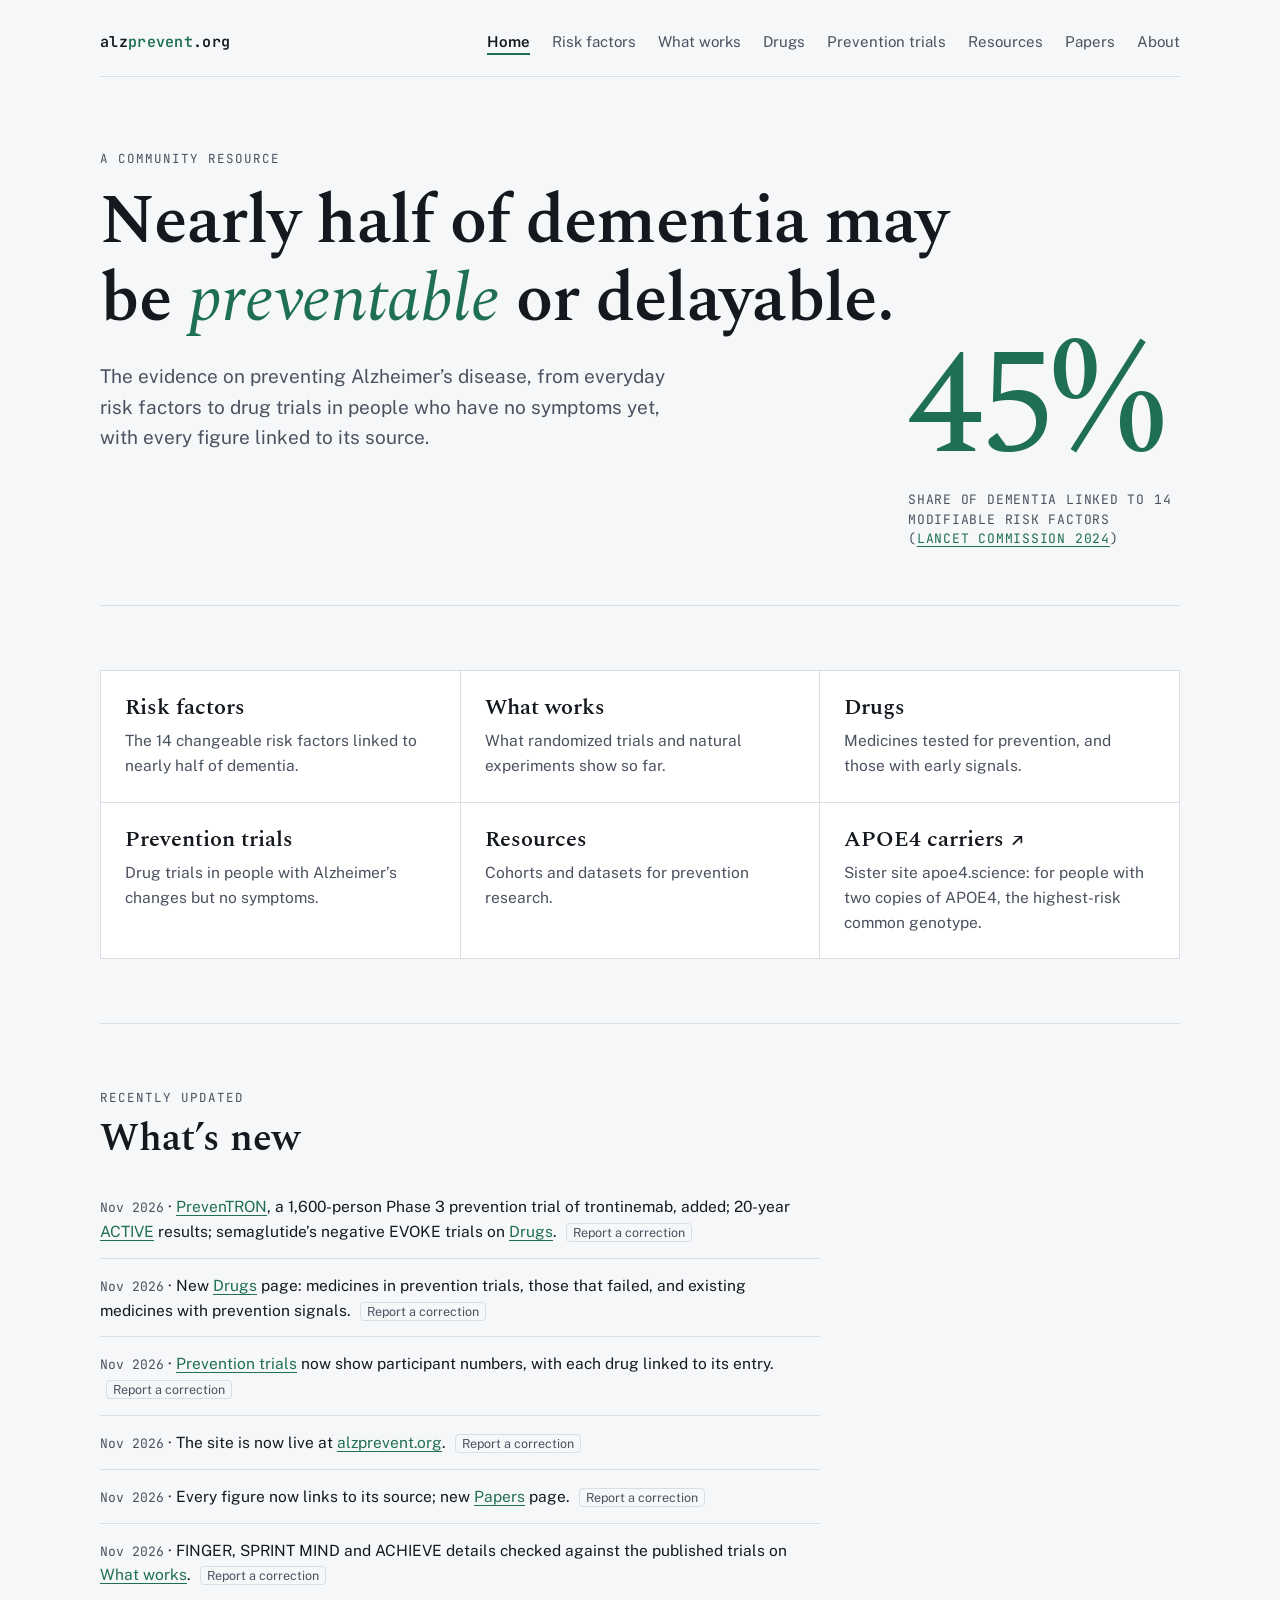
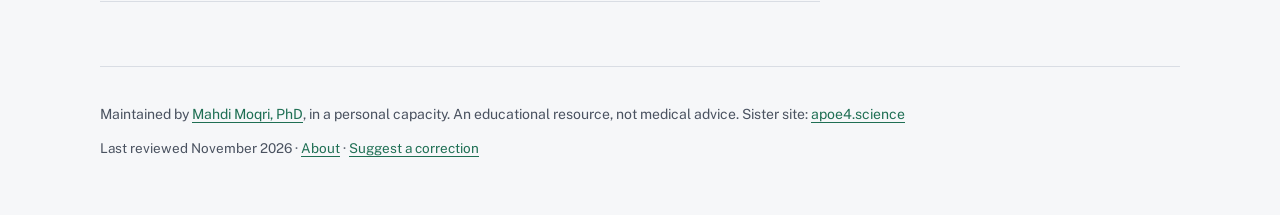
<file: index.html>
<!doctype html>
<html lang="en">
<head>
<meta charset="utf-8">
<meta name="viewport" content="width=device-width, initial-scale=1, viewport-fit=cover">
<title>Alzheimer’s Prevention</title>
<meta name="description" content="A community resource on preventing Alzheimer’s disease: risk factors, evidence, prevention trials and data.">
<link rel="icon" href="favicon.svg" type="image/svg+xml">
<meta property="og:title" content="Alzheimer’s Prevention">
<meta property="og:type" content="website">
<meta property="og:url" content="https://alzprevent.org/">
<link rel="canonical" href="https://alzprevent.org/">
<meta name="twitter:card" content="summary">
<meta property="og:description" content="A community resource on preventing Alzheimer’s disease: risk factors, evidence, prevention trials and data.">
<link rel="preconnect" href="https://fonts.googleapis.com">
<link rel="preconnect" href="https://fonts.gstatic.com" crossorigin>
<link rel="stylesheet" href="https://fonts.googleapis.com/css2?family=Spectral:ital,wght@0,400;0,600;1,400&family=Public+Sans:wght@400;600&family=JetBrains+Mono:wght@400;600&display=swap">
<link rel="stylesheet" href="style.css?v=3">
</head>
<body>
<a class="skip" href="#main">Skip to content</a>
<div class="wrap">
  <header class="top">
    <a class="mark" href="index.html">alz<span>prevent</span>.org</a>
    <nav aria-label="Pages">
      <a href="index.html" aria-current="page">Home</a>
      <a href="risk.html">Risk factors</a>
      <a href="evidence.html">What works</a>
      <a href="drugs.html">Drugs</a>
      <a href="trials.html">Prevention trials</a>
      <a href="resources.html">Resources</a>
      <a href="papers.html">Papers</a>
      <a href="about.html">About</a>
    </nav>
  </header>
  <main id="main">
    <div class="hero">
      <div>
        <p class="label">A community resource</p>
        <h1 style="margin-top:14px">Nearly half of dementia may be <em>preventable</em> or delayable.</h1>
        <p class="lede">The evidence on preventing Alzheimer’s disease, from everyday risk factors to drug trials in people who have no symptoms yet, with every figure linked to its source.</p>
      </div>
      <div class="geno" aria-label="45 percent">45%<small>Share of dementia linked to 14 modifiable risk factors (<a href="https://doi.org/10.1016/S0140-6736(24)01296-0" target="_blank" rel="noopener">Lancet Commission 2024</a>)</small></div>
    </div>
    <section>
      <div class="cards">
        <a class="card" href="risk.html"><h3>Risk factors</h3><p>The 14 changeable risk factors linked to nearly half of dementia.</p></a>
        <a class="card" href="evidence.html"><h3>What works</h3><p>What randomized trials and natural experiments show so far.</p></a>
        <a class="card" href="drugs.html"><h3>Drugs</h3><p>Medicines tested for prevention, and those with early signals.</p></a>
        <a class="card" href="trials.html"><h3>Prevention trials</h3><p>Drug trials in people with Alzheimer’s changes but no symptoms.</p></a>
        <a class="card" href="resources.html"><h3>Resources</h3><p>Cohorts and datasets for prevention research.</p></a>
        <a class="card" href="https://apoe4.science" target="_blank" rel="noopener"><h3>APOE4 carriers ↗</h3><p>Sister site apoe4.science: for people with two copies of APOE4, the highest-risk common genotype.</p></a>
      </div>
    </section>
    <section>
      <div class="sec-head">
        <p class="label">Recently updated</p>
        <h2>What’s new</h2>
      </div>
      <ul class="refs">
        <li><span class="asof">Nov 2026</span> · <a href="trials.html#trial-preventron">PrevenTRON</a>, a 1,600-person Phase 3 prevention trial of trontinemab, added; 20-year <a href="evidence.html#ev-active">ACTIVE</a> results; semaglutide’s negative EVOKE trials on <a href="drugs.html">Drugs</a>. <a class="report" href="https://github.com/Moqri-Lab/AlzPrevention/issues/new?title=Correction%3A+PrevenTRON%2C+a+1%2C600-person+Phase+3+prevention+trial+of+trontinemab%2C+ad%E2%80%A6&body=Item%3A+PrevenTRON%2C+a+1%2C600-person+Phase+3+prevention+trial+of+trontinemab%2C+added%3B+20-year+ACTIVE+results%3B+semaglutide%E2%80%99s+negative+EVOKE+trials+on+Drugs.%0A%0AWhat+is+wrong%3A%0A%0ACorrect+information%2C+with+a+source+link+if+you+have+one%3A%0A" aria-label="Report a correction to this update" target="_blank" rel="noopener">Report a correction</a></li>
        <li><span class="asof">Nov 2026</span> · New <a href="drugs.html">Drugs</a> page: medicines in prevention trials, those that failed, and existing medicines with prevention signals. <a class="report" href="https://github.com/Moqri-Lab/AlzPrevention/issues/new?title=Correction%3A+New+Drugs+page%3A+medicines+in+prevention+trials%2C+those+that+failed%2C+and%E2%80%A6&body=Item%3A+New+Drugs+page%3A+medicines+in+prevention+trials%2C+those+that+failed%2C+and+existing+medicines+with+prevention+signals.%0A%0AWhat+is+wrong%3A%0A%0ACorrect+information%2C+with+a+source+link+if+you+have+one%3A%0A" aria-label="Report a correction to this update" target="_blank" rel="noopener">Report a correction</a></li>
        <li><span class="asof">Nov 2026</span> · <a href="trials.html">Prevention trials</a> now show participant numbers, with each drug linked to its entry. <a class="report" href="https://github.com/Moqri-Lab/AlzPrevention/issues/new?title=Correction%3A+Prevention+trials+now+show+participant+numbers%2C+with+each+drug+linked+%E2%80%A6&body=Item%3A+Prevention+trials+now+show+participant+numbers%2C+with+each+drug+linked+to+its+entry.%0A%0AWhat+is+wrong%3A%0A%0ACorrect+information%2C+with+a+source+link+if+you+have+one%3A%0A" aria-label="Report a correction to this update" target="_blank" rel="noopener">Report a correction</a></li>
        <li><span class="asof">Nov 2026</span> · The site is now live at <a href="https://alzprevent.org">alzprevent.org</a>. <a class="report" href="https://github.com/Moqri-Lab/AlzPrevention/issues/new?title=Correction%3A+The+site+is+now+live+at+alzprevent.org.&body=Item%3A+The+site+is+now+live+at+alzprevent.org.%0A%0AWhat+is+wrong%3A%0A%0ACorrect+information%2C+with+a+source+link+if+you+have+one%3A%0A" aria-label="Report a correction to this update">Report a correction</a></li>
        <li><span class="asof">Nov 2026</span> · Every figure now links to its source; new <a href="papers.html">Papers</a> page. <a class="report" href="https://github.com/Moqri-Lab/AlzPrevention/issues/new?title=Correction%3A+Every+figure+now+links+to+its+source%3B+new+Papers+page.&body=Item%3A+Every+figure+now+links+to+its+source%3B+new+Papers+page.%0A%0AWhat+is+wrong%3A%0A%0ACorrect+information%2C+with+a+source+link+if+you+have+one%3A%0A" aria-label="Report a correction to this update" target="_blank" rel="noopener">Report a correction</a></li>
        <li><span class="asof">Nov 2026</span> · FINGER, SPRINT MIND and ACHIEVE details checked against the published trials on <a href="evidence.html">What works</a>. <a class="report" href="https://github.com/Moqri-Lab/AlzPrevention/issues/new?title=Correction%3A+FINGER%2C+SPRINT+MIND+and+ACHIEVE+details+checked+against+the+published+%E2%80%A6&body=Item%3A+FINGER%2C+SPRINT+MIND+and+ACHIEVE+details+checked+against+the+published+trials+on+What+works.%0A%0AWhat+is+wrong%3A%0A%0ACorrect+information%2C+with+a+source+link+if+you+have+one%3A%0A" aria-label="Report a correction to this update" target="_blank" rel="noopener">Report a correction</a></li>
      </ul>
    </section>
  </main>
  <footer>
    <span>Maintained by <a href="https://www.linkedin.com/in/mahdimo/" target="_blank" rel="noopener">Mahdi Moqri, PhD</a>, in a personal capacity. An educational resource, not medical advice. Sister site: <a href="https://apoe4.science" target="_blank" rel="noopener">apoe4.science</a></span>
    <span class="updated">Last reviewed November 2026 · <a href="about.html">About</a> · <a href="https://github.com/Moqri-Lab/AlzPrevention/issues" target="_blank" rel="noopener">Suggest a correction</a></span>
  </footer>
</div>

</body>
</html>
</file>
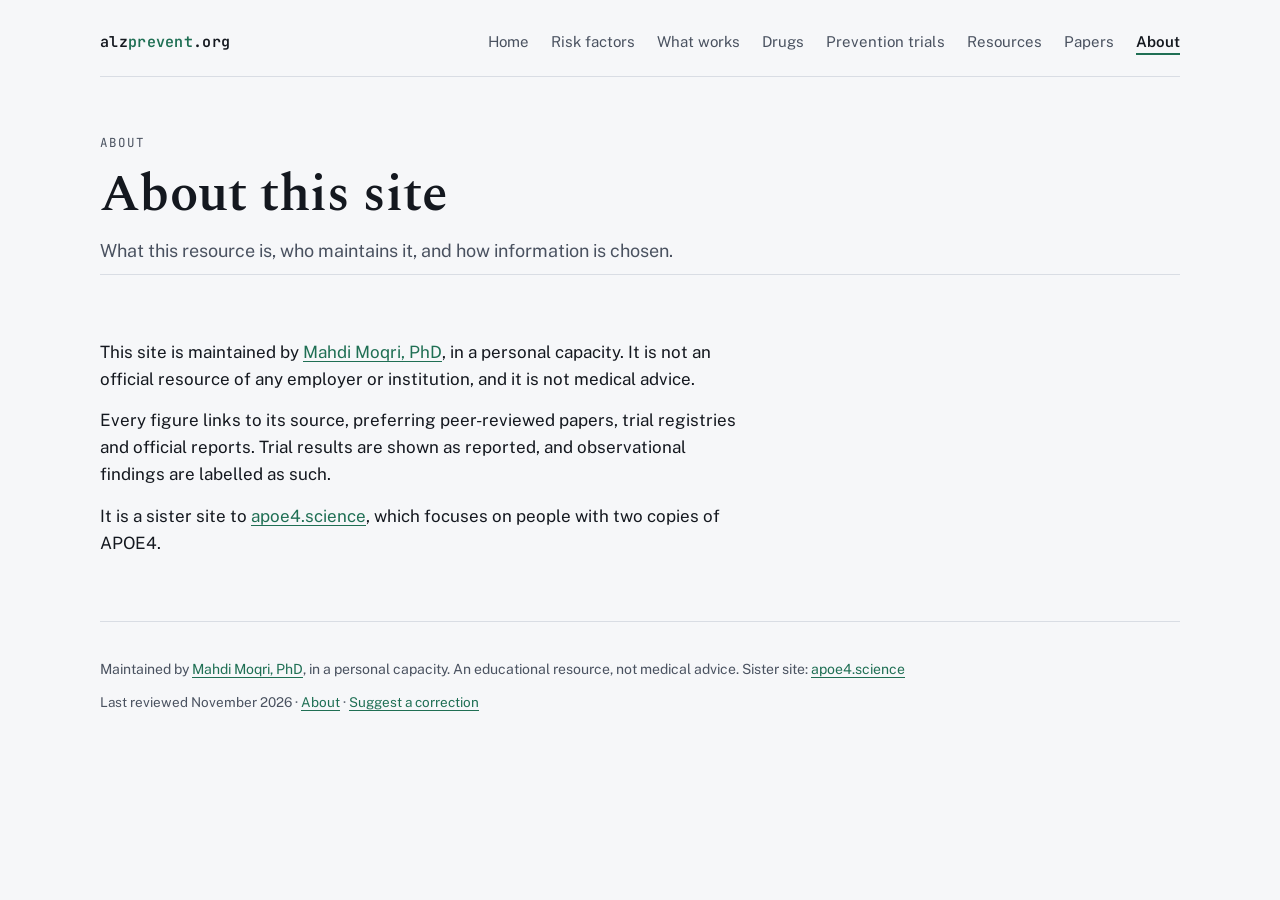
<file: about.html>
<!doctype html>
<html lang="en">
<head>
<meta charset="utf-8">
<meta name="viewport" content="width=device-width, initial-scale=1, viewport-fit=cover">
<title>About · Alzheimer’s Prevention</title>
<meta name="description" content="A community resource on preventing Alzheimer’s disease: risk factors, evidence, prevention trials and data.">
<link rel="icon" href="favicon.svg" type="image/svg+xml">
<meta property="og:title" content="About · Alzheimer’s Prevention">
<meta property="og:type" content="website">
<meta property="og:url" content="https://alzprevent.org/about.html">
<link rel="canonical" href="https://alzprevent.org/about.html">
<meta name="twitter:card" content="summary">
<meta property="og:description" content="A community resource on preventing Alzheimer’s disease: risk factors, evidence, prevention trials and data.">
<link rel="preconnect" href="https://fonts.googleapis.com">
<link rel="preconnect" href="https://fonts.gstatic.com" crossorigin>
<link rel="stylesheet" href="https://fonts.googleapis.com/css2?family=Spectral:ital,wght@0,400;0,600;1,400&family=Public+Sans:wght@400;600&family=JetBrains+Mono:wght@400;600&display=swap">
<link rel="stylesheet" href="style.css?v=3">
</head>
<body>
<a class="skip" href="#main">Skip to content</a>
<div class="wrap">
  <header class="top">
    <a class="mark" href="index.html">alz<span>prevent</span>.org</a>
    <nav aria-label="Pages">
      <a href="index.html">Home</a>
      <a href="risk.html">Risk factors</a>
      <a href="evidence.html">What works</a>
      <a href="drugs.html">Drugs</a>
      <a href="trials.html">Prevention trials</a>
      <a href="resources.html">Resources</a>
      <a href="papers.html">Papers</a>
      <a href="about.html" aria-current="page">About</a>
    </nav>
  </header>
  <main id="main">
    <div class="page-head">
      <p class="label">About</p>
      <h1>About this site</h1>
      <p class="lede">What this resource is, who maintains it, and how information is chosen.</p>
    </div>
    <section>
      <div class="prose">
        <p>This site is maintained by <a href="https://www.linkedin.com/in/mahdimo/" target="_blank" rel="noopener">Mahdi Moqri, PhD</a>, in a personal capacity. It is not an official resource of any employer or institution, and it is not medical advice.</p>
        <p>Every figure links to its source, preferring peer-reviewed papers, trial registries and official reports. Trial results are shown as reported, and observational findings are labelled as such.</p>
        <p>It is a sister site to <a href="https://apoe4.science" target="_blank" rel="noopener">apoe4.science</a>, which focuses on people with two copies of APOE4.</p>
      </div>
    </section>
  </main>
  <footer>
    <span>Maintained by <a href="https://www.linkedin.com/in/mahdimo/" target="_blank" rel="noopener">Mahdi Moqri, PhD</a>, in a personal capacity. An educational resource, not medical advice. Sister site: <a href="https://apoe4.science" target="_blank" rel="noopener">apoe4.science</a></span>
    <span class="updated">Last reviewed November 2026 · <a href="about.html">About</a> · <a href="https://github.com/Moqri-Lab/AlzPrevention/issues" target="_blank" rel="noopener">Suggest a correction</a></span>
  </footer>
</div>

</body>
</html>
</file>
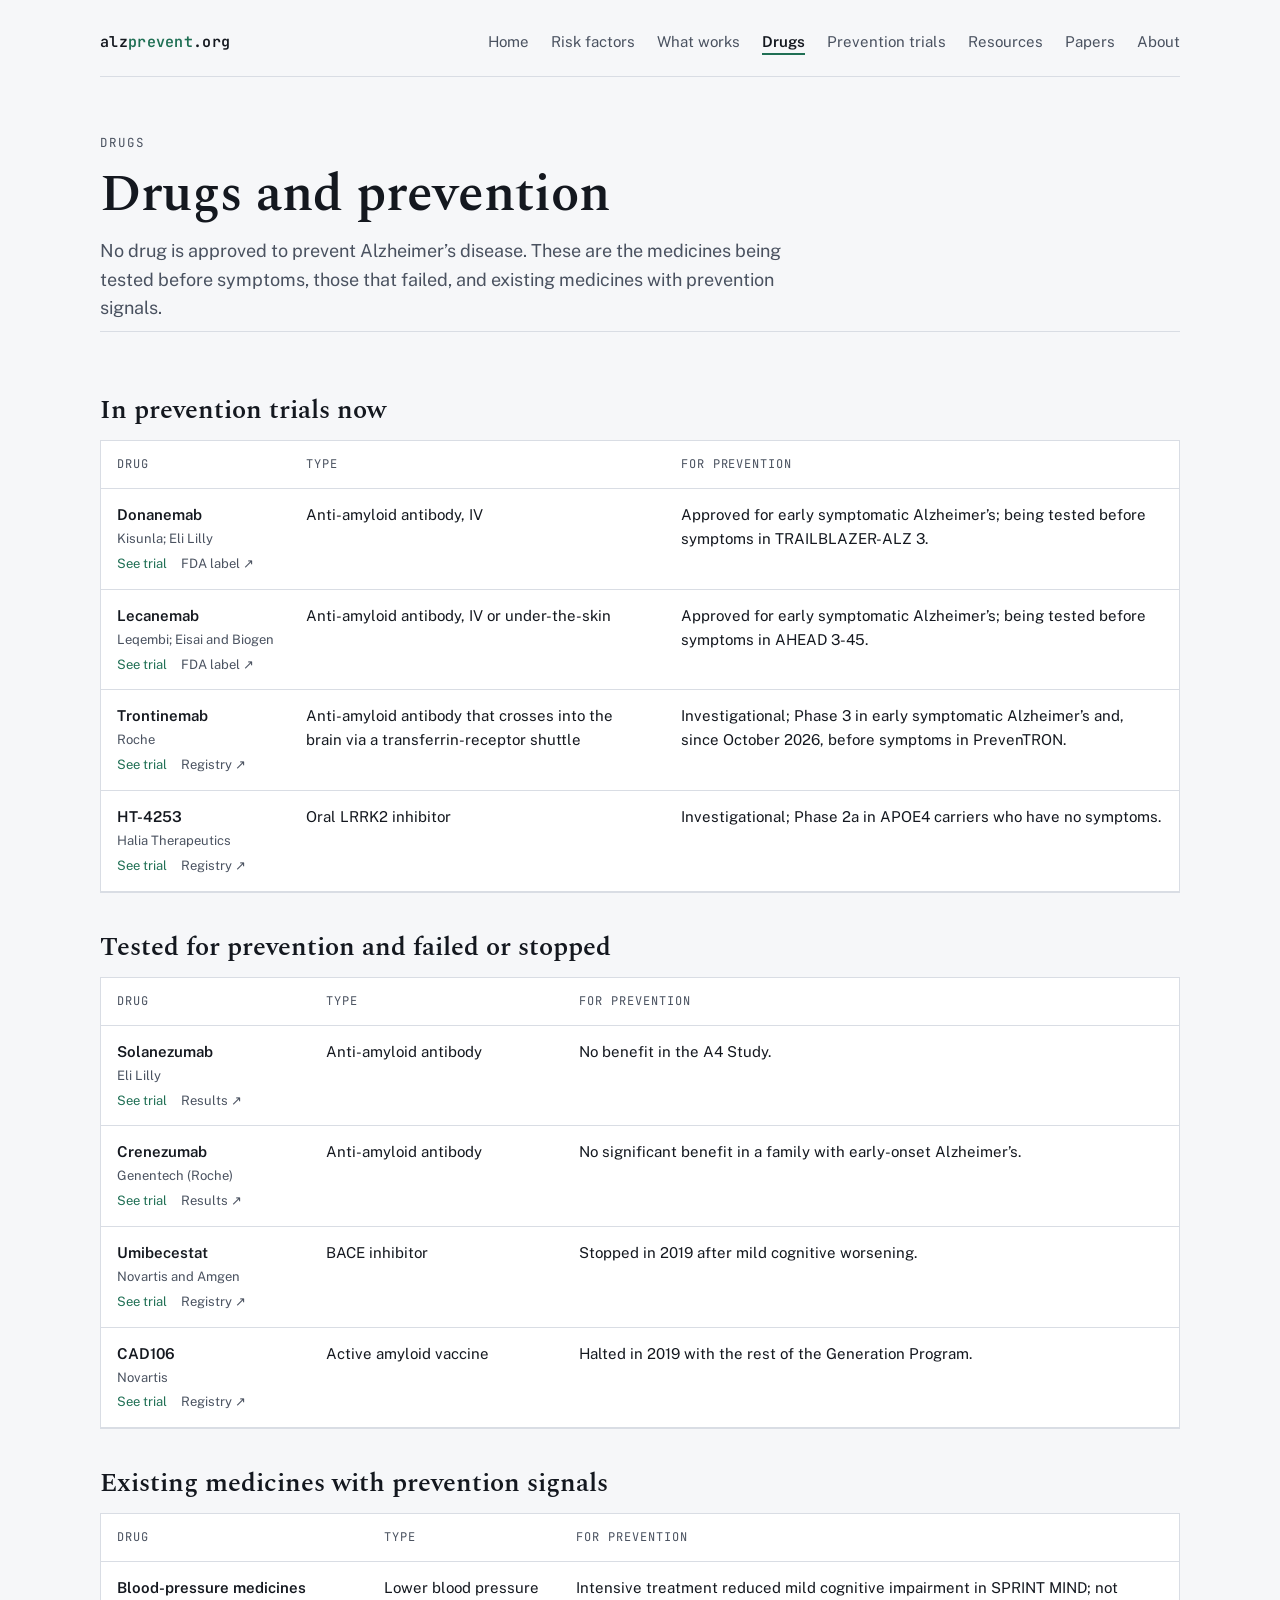
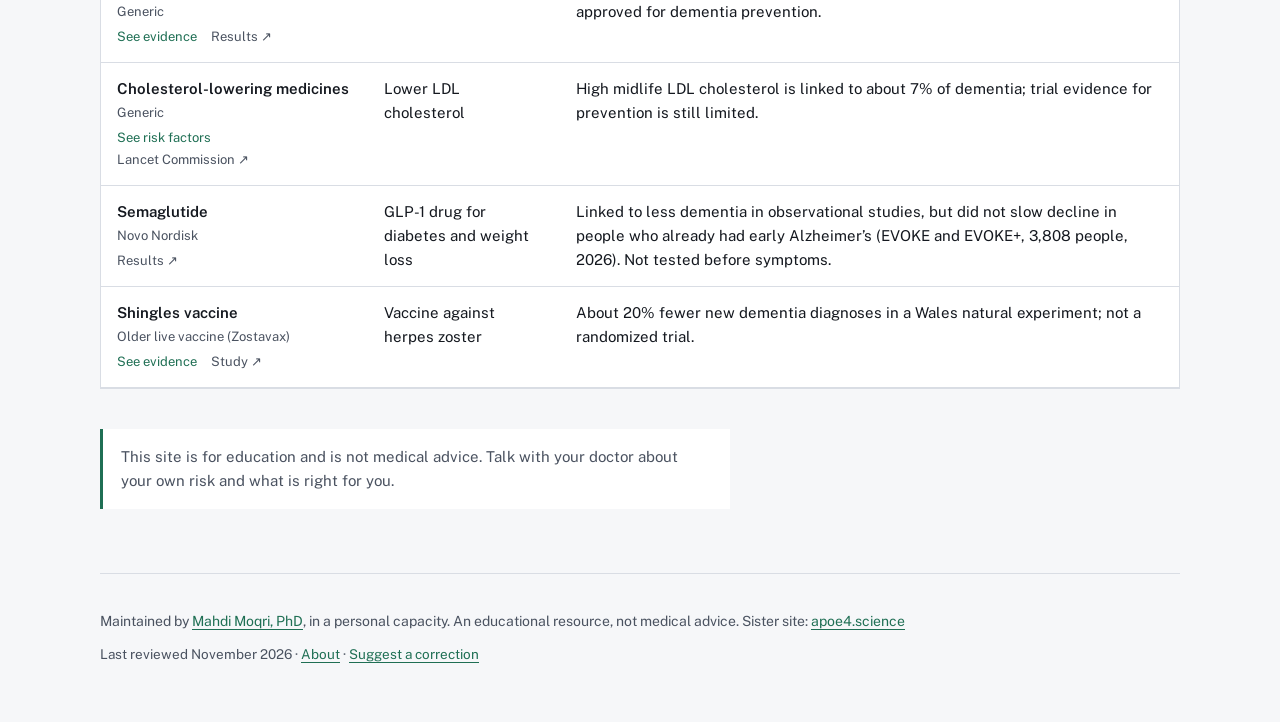
<file: drugs.html>
<!doctype html>
<html lang="en">
<head>
<meta charset="utf-8">
<meta name="viewport" content="width=device-width, initial-scale=1, viewport-fit=cover">
<title>Drugs · Alzheimer’s Prevention</title>
<meta name="description" content="A community resource on preventing Alzheimer’s disease: risk factors, evidence, prevention trials and data.">
<link rel="icon" href="favicon.svg" type="image/svg+xml">
<meta property="og:title" content="Drugs · Alzheimer’s Prevention">
<meta property="og:type" content="website">
<meta property="og:url" content="https://alzprevent.org/drugs.html">
<link rel="canonical" href="https://alzprevent.org/drugs.html">
<meta name="twitter:card" content="summary">
<meta property="og:description" content="A community resource on preventing Alzheimer’s disease: risk factors, evidence, prevention trials and data.">
<link rel="preconnect" href="https://fonts.googleapis.com">
<link rel="preconnect" href="https://fonts.gstatic.com" crossorigin>
<link rel="stylesheet" href="https://fonts.googleapis.com/css2?family=Spectral:ital,wght@0,400;0,600;1,400&family=Public+Sans:wght@400;600&family=JetBrains+Mono:wght@400;600&display=swap">
<link rel="stylesheet" href="style.css?v=3">
</head>
<body>
<a class="skip" href="#main">Skip to content</a>
<div class="wrap">
  <header class="top">
    <a class="mark" href="index.html">alz<span>prevent</span>.org</a>
    <nav aria-label="Pages">
      <a href="index.html">Home</a>
      <a href="risk.html">Risk factors</a>
      <a href="evidence.html">What works</a>
      <a href="drugs.html" aria-current="page">Drugs</a>
      <a href="trials.html">Prevention trials</a>
      <a href="resources.html">Resources</a>
      <a href="papers.html">Papers</a>
      <a href="about.html">About</a>
    </nav>
  </header>
  <main id="main">
    <div class="page-head">
      <p class="label">Drugs</p>
      <h1>Drugs and prevention</h1>
      <p class="lede">No drug is approved to prevent Alzheimer’s disease. These are the medicines being tested before symptoms, those that failed, and existing medicines with prevention signals.</p>
    </div>
    <section>
    <div class="group">
      <h2>In prevention trials now</h2>
      <div class="alleles" role="region" aria-label="In prevention trials now" tabindex="0">
        <table class="data">
          <thead><tr><th>Drug</th><th>Type</th><th>For prevention</th></tr></thead>
          <tbody>
            <tr id="drug-donanemab"><td data-label="Drug"><span><span class="dname">Donanemab</span><span class="maker">Kisunla; Eli Lilly</span><span class="xlinks"><a class="lnk-int" href="trials.html#trial-trailblazer-alz-3">See trial</a><a class="lnk-ext" href="https://dailymed.nlm.nih.gov/dailymed/search.cfm?query=kisunla" target="_blank" rel="noopener">FDA label ↗</a></span></span></td><td data-label="Type"><span>Anti-amyloid antibody, IV</span></td><td data-label="For prevention"><span>Approved for early symptomatic Alzheimer’s; being tested before symptoms in TRAILBLAZER-ALZ 3.</span></td></tr>
            <tr id="drug-lecanemab"><td data-label="Drug"><span><span class="dname">Lecanemab</span><span class="maker">Leqembi; Eisai and Biogen</span><span class="xlinks"><a class="lnk-int" href="trials.html#trial-ahead-3-45">See trial</a><a class="lnk-ext" href="https://dailymed.nlm.nih.gov/dailymed/drugInfo.cfm?setid=9d1ff786-e577-410a-a273-c4d7d0e4e975" target="_blank" rel="noopener">FDA label ↗</a></span></span></td><td data-label="Type"><span>Anti-amyloid antibody, IV or under-the-skin</span></td><td data-label="For prevention"><span>Approved for early symptomatic Alzheimer’s; being tested before symptoms in AHEAD 3-45.</span></td></tr>
            <tr id="drug-trontinemab"><td data-label="Drug"><span><span class="dname">Trontinemab</span><span class="maker">Roche</span><span class="xlinks"><a class="lnk-int" href="trials.html#trial-preventron">See trial</a><a class="lnk-ext" href="https://clinicaltrials.gov/study/NCT07717411" target="_blank" rel="noopener">Registry ↗</a></span></span></td><td data-label="Type"><span>Anti-amyloid antibody that crosses into the brain via a transferrin-receptor shuttle</span></td><td data-label="For prevention"><span>Investigational; Phase 3 in early symptomatic Alzheimer’s and, since October 2026, before symptoms in PrevenTRON.</span></td></tr>
            <tr id="drug-ht-4253"><td data-label="Drug"><span><span class="dname">HT-4253</span><span class="maker">Halia Therapeutics</span><span class="xlinks"><a class="lnk-int" href="trials.html#trial-ht-4253">See trial</a><a class="lnk-ext" href="https://clinicaltrials.gov/study/NCT07399171" target="_blank" rel="noopener">Registry ↗</a></span></span></td><td data-label="Type"><span>Oral LRRK2 inhibitor</span></td><td data-label="For prevention"><span>Investigational; Phase 2a in APOE4 carriers who have no symptoms.</span></td></tr>
          </tbody>
        </table>
      </div>
    </div>
    <div class="group">
      <h2>Tested for prevention and failed or stopped</h2>
      <div class="alleles" role="region" aria-label="Tested for prevention and failed or stopped" tabindex="0">
        <table class="data">
          <thead><tr><th>Drug</th><th>Type</th><th>For prevention</th></tr></thead>
          <tbody>
            <tr id="drug-solanezumab"><td data-label="Drug"><span><span class="dname">Solanezumab</span><span class="maker">Eli Lilly</span><span class="xlinks"><a class="lnk-int" href="trials.html#trial-a4-study">See trial</a><a class="lnk-ext" href="https://doi.org/10.1056/NEJMoa2305032" target="_blank" rel="noopener">Results ↗</a></span></span></td><td data-label="Type"><span>Anti-amyloid antibody</span></td><td data-label="For prevention"><span>No benefit in the A4 Study.</span></td></tr>
            <tr id="drug-crenezumab"><td data-label="Drug"><span><span class="dname">Crenezumab</span><span class="maker">Genentech (Roche)</span><span class="xlinks"><a class="lnk-int" href="trials.html#trial-api-colombia">See trial</a><a class="lnk-ext" href="https://www.businesswire.com/news/home/20220616005106/en/Genentech-Provides-Update-on-Alzheimers-Prevention-Initiative-Study-Evaluating-Crenezumab-in-Autosomal-Dominant-Alzheimers-Disease" target="_blank" rel="noopener">Results ↗</a></span></span></td><td data-label="Type"><span>Anti-amyloid antibody</span></td><td data-label="For prevention"><span>No significant benefit in a family with early-onset Alzheimer’s.</span></td></tr>
            <tr id="drug-umibecestat"><td data-label="Drug"><span><span class="dname">Umibecestat</span><span class="maker">Novartis and Amgen</span><span class="xlinks"><a class="lnk-int" href="trials.html#trial-generation-study-1">See trial</a><a class="lnk-ext" href="https://clinicaltrials.gov/study/NCT02565511" target="_blank" rel="noopener">Registry ↗</a></span></span></td><td data-label="Type"><span>BACE inhibitor</span></td><td data-label="For prevention"><span>Stopped in 2019 after mild cognitive worsening.</span></td></tr>
            <tr id="drug-cad106"><td data-label="Drug"><span><span class="dname">CAD106</span><span class="maker">Novartis</span><span class="xlinks"><a class="lnk-int" href="trials.html#trial-generation-study-1">See trial</a><a class="lnk-ext" href="https://clinicaltrials.gov/study/NCT02565511" target="_blank" rel="noopener">Registry ↗</a></span></span></td><td data-label="Type"><span>Active amyloid vaccine</span></td><td data-label="For prevention"><span>Halted in 2019 with the rest of the Generation Program.</span></td></tr>
          </tbody>
        </table>
      </div>
    </div>
    <div class="group">
      <h2>Existing medicines with prevention signals</h2>
      <div class="alleles" role="region" aria-label="Existing medicines with prevention signals" tabindex="0">
        <table class="data">
          <thead><tr><th>Drug</th><th>Type</th><th>For prevention</th></tr></thead>
          <tbody>
            <tr id="drug-blood-pressure-medicines"><td data-label="Drug"><span><span class="dname">Blood-pressure medicines</span><span class="maker">Generic</span><span class="xlinks"><a class="lnk-int" href="evidence.html#ev-sprint-mind">See evidence</a><a class="lnk-ext" href="https://doi.org/10.1001/jama.2018.21442" target="_blank" rel="noopener">Results ↗</a></span></span></td><td data-label="Type"><span>Lower blood pressure</span></td><td data-label="For prevention"><span>Intensive treatment reduced mild cognitive impairment in SPRINT MIND; not approved for dementia prevention.</span></td></tr>
            <tr id="drug-cholesterol-lowering-medicines"><td data-label="Drug"><span><span class="dname">Cholesterol-lowering medicines</span><span class="maker">Generic</span><span class="xlinks"><a class="lnk-int" href="risk.html">See risk factors</a><a class="lnk-ext" href="https://doi.org/10.1016/S0140-6736(24)01296-0" target="_blank" rel="noopener">Lancet Commission ↗</a></span></span></td><td data-label="Type"><span>Lower LDL cholesterol</span></td><td data-label="For prevention"><span>High midlife LDL cholesterol is linked to about 7% of dementia; trial evidence for prevention is still limited.</span></td></tr>
            <tr id="drug-semaglutide"><td data-label="Drug"><span><span class="dname">Semaglutide</span><span class="maker">Novo Nordisk</span><span class="xlinks"><a class="lnk-ext" href="https://pubmed.ncbi.nlm.nih.gov/41865758/" target="_blank" rel="noopener">Results ↗</a></span></span></td><td data-label="Type"><span>GLP-1 drug for diabetes and weight loss</span></td><td data-label="For prevention"><span>Linked to less dementia in observational studies, but did not slow decline in people who already had early Alzheimer’s (EVOKE and EVOKE+, 3,808 people, 2026). Not tested before symptoms.</span></td></tr>
            <tr id="drug-shingles-vaccine"><td data-label="Drug"><span><span class="dname">Shingles vaccine</span><span class="maker">Older live vaccine (Zostavax)</span><span class="xlinks"><a class="lnk-int" href="evidence.html#ev-shingles">See evidence</a><a class="lnk-ext" href="https://www.sciencedaily.com/releases/2025/04/250402122149.htm" target="_blank" rel="noopener">Study ↗</a></span></span></td><td data-label="Type"><span>Vaccine against herpes zoster</span></td><td data-label="For prevention"><span>About 20% fewer new dementia diagnoses in a Wales natural experiment; not a randomized trial.</span></td></tr>
          </tbody>
        </table>
      </div>
    </div>
      <p class="disclaimer">This site is for education and is not medical advice. Talk with your doctor about your own risk and what is right for you.</p>
    </section>
  </main>
  <footer>
    <span>Maintained by <a href="https://www.linkedin.com/in/mahdimo/" target="_blank" rel="noopener">Mahdi Moqri, PhD</a>, in a personal capacity. An educational resource, not medical advice. Sister site: <a href="https://apoe4.science" target="_blank" rel="noopener">apoe4.science</a></span>
    <span class="updated">Last reviewed November 2026 · <a href="about.html">About</a> · <a href="https://github.com/Moqri-Lab/AlzPrevention/issues" target="_blank" rel="noopener">Suggest a correction</a></span>
  </footer>
</div>

</body>
</html>
</file>
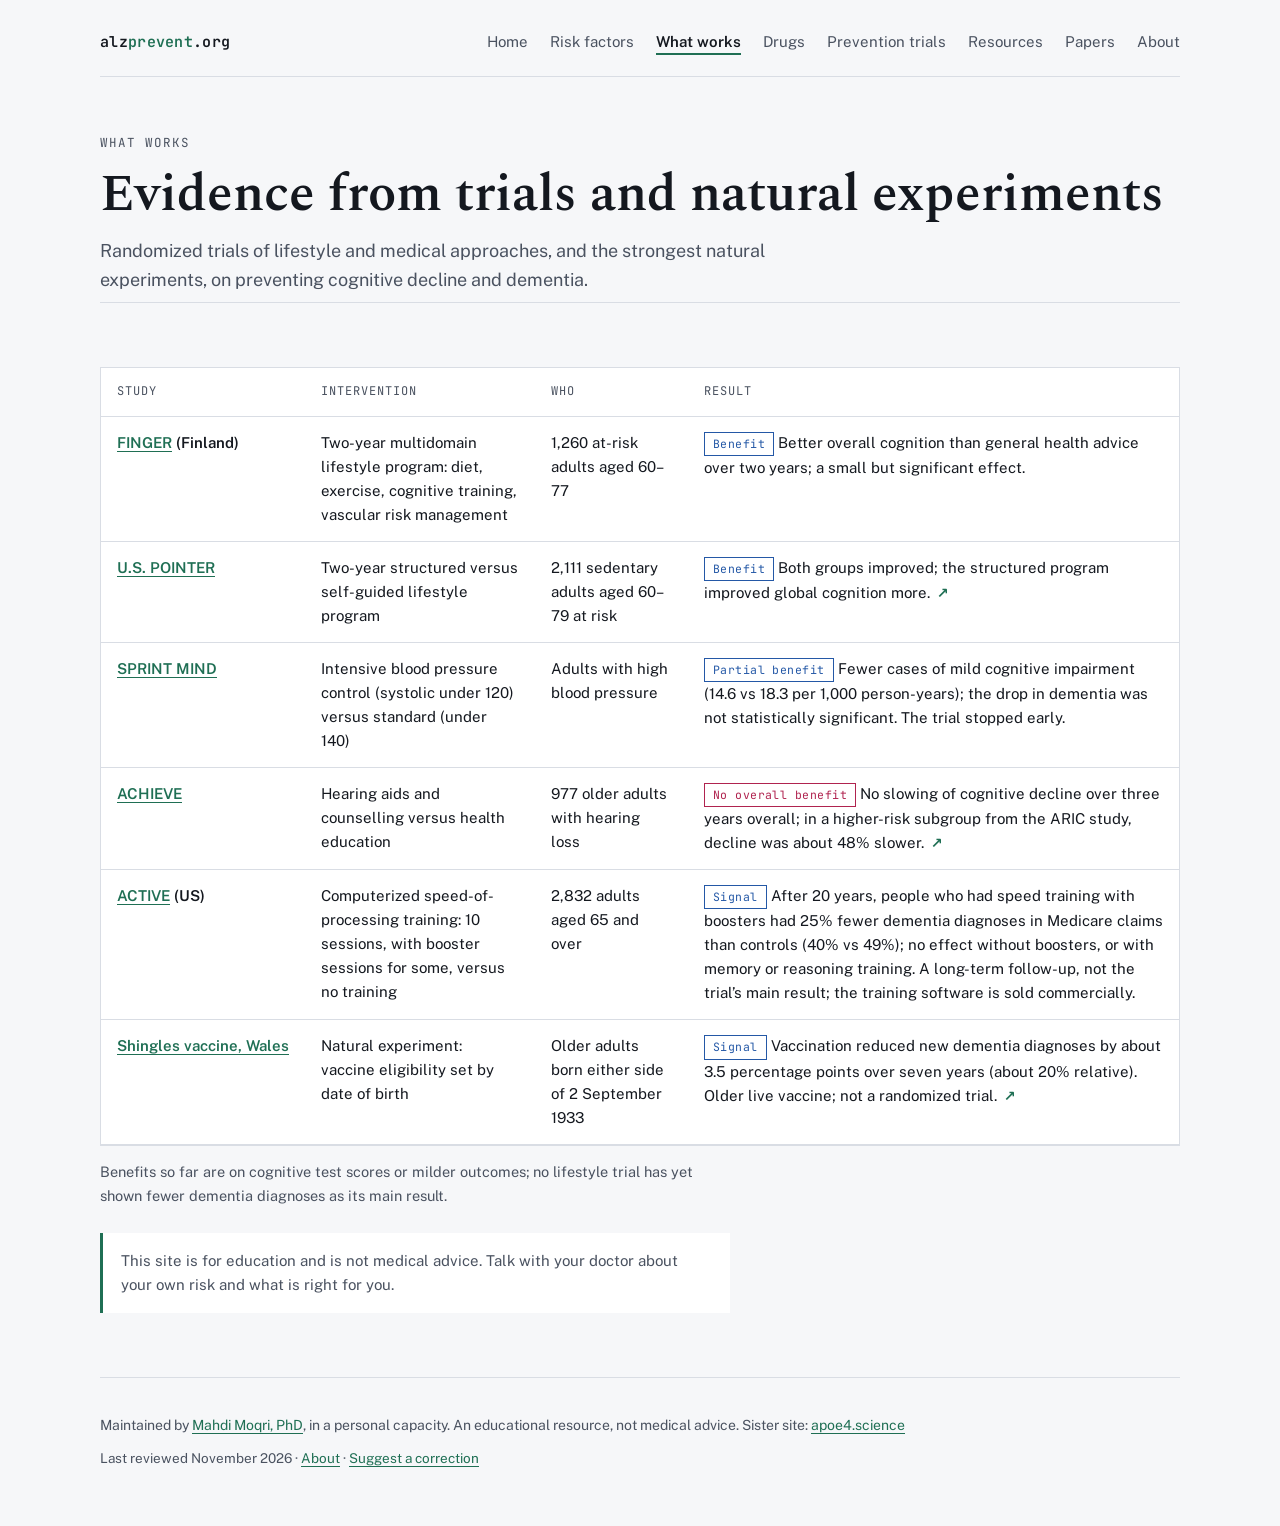
<file: evidence.html>
<!doctype html>
<html lang="en">
<head>
<meta charset="utf-8">
<meta name="viewport" content="width=device-width, initial-scale=1, viewport-fit=cover">
<title>Evidence from trials · Alzheimer’s Prevention</title>
<meta name="description" content="A community resource on preventing Alzheimer’s disease: risk factors, evidence, prevention trials and data.">
<link rel="icon" href="favicon.svg" type="image/svg+xml">
<meta property="og:title" content="Evidence from trials · Alzheimer’s Prevention">
<meta property="og:type" content="website">
<meta property="og:url" content="https://alzprevent.org/evidence.html">
<link rel="canonical" href="https://alzprevent.org/evidence.html">
<meta name="twitter:card" content="summary">
<meta property="og:description" content="A community resource on preventing Alzheimer’s disease: risk factors, evidence, prevention trials and data.">
<link rel="preconnect" href="https://fonts.googleapis.com">
<link rel="preconnect" href="https://fonts.gstatic.com" crossorigin>
<link rel="stylesheet" href="https://fonts.googleapis.com/css2?family=Spectral:ital,wght@0,400;0,600;1,400&family=Public+Sans:wght@400;600&family=JetBrains+Mono:wght@400;600&display=swap">
<link rel="stylesheet" href="style.css?v=3">
</head>
<body>
<a class="skip" href="#main">Skip to content</a>
<div class="wrap">
  <header class="top">
    <a class="mark" href="index.html">alz<span>prevent</span>.org</a>
    <nav aria-label="Pages">
      <a href="index.html">Home</a>
      <a href="risk.html">Risk factors</a>
      <a href="evidence.html" aria-current="page">What works</a>
      <a href="drugs.html">Drugs</a>
      <a href="trials.html">Prevention trials</a>
      <a href="resources.html">Resources</a>
      <a href="papers.html">Papers</a>
      <a href="about.html">About</a>
    </nav>
  </header>
  <main id="main">
    <div class="page-head">
      <p class="label">What works</p>
      <h1>Evidence from trials and natural experiments</h1>
      <p class="lede">Randomized trials of lifestyle and medical approaches, and the strongest natural experiments, on preventing cognitive decline and dementia.</p>
    </div>
    <section>
      <div class="alleles" role="region" aria-label="Prevention evidence" tabindex="0">
        <table class="data">
          <thead><tr><th>Study</th><th>Intervention</th><th>Who</th><th>Result</th></tr></thead>
          <tbody>
            <tr id="ev-finger"><td data-label="Study"><span><a href="https://doi.org/10.1016/S0140-6736(15)60461-5" target="_blank" rel="noopener">FINGER</a> (Finland)</span></td><td data-label="Intervention"><span>Two-year multidomain lifestyle program: diet, exercise, cognitive training, vascular risk management</span></td><td data-label="Who"><span>1,260 at-risk adults aged 60–77</span></td><td data-label="Result"><span><span class="pill done">Benefit</span> Better overall cognition than general health advice over two years; a small but significant effect.</span></td></tr>
            <tr id="ev-us-pointer"><td data-label="Study"><span><a href="https://alz.org/us-pointer/study-results" target="_blank" rel="noopener">U.S. POINTER</a></span></td><td data-label="Intervention"><span>Two-year structured versus self-guided lifestyle program</span></td><td data-label="Who"><span>2,111 sedentary adults aged 60–79 at risk</span></td><td data-label="Result"><span><span class="pill done">Benefit</span> Both groups improved; the structured program improved global cognition more. <a class="cite" href="https://practicalneurology.com/news/us-pointer-study-results-a-structured-lifestyle-intervention-improved-cognition-in-older-adults/2475903/" title="Source" aria-label="Source" target="_blank" rel="noopener">↗</a></span></td></tr>
            <tr id="ev-sprint-mind"><td data-label="Study"><span><a href="https://doi.org/10.1001/jama.2018.21442" target="_blank" rel="noopener">SPRINT MIND</a></span></td><td data-label="Intervention"><span>Intensive blood pressure control (systolic under 120) versus standard (under 140)</span></td><td data-label="Who"><span>Adults with high blood pressure</span></td><td data-label="Result"><span><span class="pill done">Partial benefit</span> Fewer cases of mild cognitive impairment (14.6 vs 18.3 per 1,000 person-years); the drop in dementia was not statistically significant. The trial stopped early.</span></td></tr>
            <tr id="ev-achieve"><td data-label="Study"><span><a href="https://doi.org/10.1016/S0140-6736(23)01406-X" target="_blank" rel="noopener">ACHIEVE</a></span></td><td data-label="Intervention"><span>Hearing aids and counselling versus health education</span></td><td data-label="Who"><span>977 older adults with hearing loss</span></td><td data-label="Result"><span><span class="pill stop">No overall benefit</span> No slowing of cognitive decline over three years overall; in a higher-risk subgroup from the ARIC study, decline was about 48% slower. <a class="cite" href="https://aaic.alz.org/releases_2023/hearing-aids-slow-cognitive-decline.asp" title="Source" aria-label="Source" target="_blank" rel="noopener">↗</a></span></td></tr>
            <tr id="ev-active"><td data-label="Study"><span><a href="https://doi.org/10.1002/trc2.70197" target="_blank" rel="noopener">ACTIVE</a> (US)</span></td><td data-label="Intervention"><span>Computerized speed-of-processing training: 10 sessions, with booster sessions for some, versus no training</span></td><td data-label="Who"><span>2,832 adults aged 65 and over</span></td><td data-label="Result"><span><span class="pill done">Signal</span> After 20 years, people who had speed training with boosters had 25% fewer dementia diagnoses in Medicare claims than controls (40% vs 49%); no effect without boosters, or with memory or reasoning training. A long-term follow-up, not the trial’s main result; the training software is sold commercially.</span></td></tr>
            <tr id="ev-shingles"><td data-label="Study"><span><a href="https://www.sciencedaily.com/releases/2025/04/250402122149.htm" target="_blank" rel="noopener">Shingles vaccine, Wales</a></span></td><td data-label="Intervention"><span>Natural experiment: vaccine eligibility set by date of birth</span></td><td data-label="Who"><span>Older adults born either side of 2 September 1933</span></td><td data-label="Result"><span><span class="pill done">Signal</span> Vaccination reduced new dementia diagnoses by about 3.5 percentage points over seven years (about 20% relative). Older live vaccine; not a randomized trial. <a class="cite" href="https://www.news-medical.net/news/20250408/Shingles-vaccination-associated-with-reduction-in-probability-of-new-dementia-diagnosis.aspx" title="Source" aria-label="Source" target="_blank" rel="noopener">↗</a></span></td></tr>
          </tbody>
        </table>
      </div>
      <p class="note">Benefits so far are on cognitive test scores or milder outcomes; no lifestyle trial has yet shown fewer dementia diagnoses as its main result.</p>
      <p class="disclaimer">This site is for education and is not medical advice. Talk with your doctor about your own risk and what is right for you.</p>
    </section>
  </main>
  <footer>
    <span>Maintained by <a href="https://www.linkedin.com/in/mahdimo/" target="_blank" rel="noopener">Mahdi Moqri, PhD</a>, in a personal capacity. An educational resource, not medical advice. Sister site: <a href="https://apoe4.science" target="_blank" rel="noopener">apoe4.science</a></span>
    <span class="updated">Last reviewed November 2026 · <a href="about.html">About</a> · <a href="https://github.com/Moqri-Lab/AlzPrevention/issues" target="_blank" rel="noopener">Suggest a correction</a></span>
  </footer>
</div>

</body>
</html>
</file>
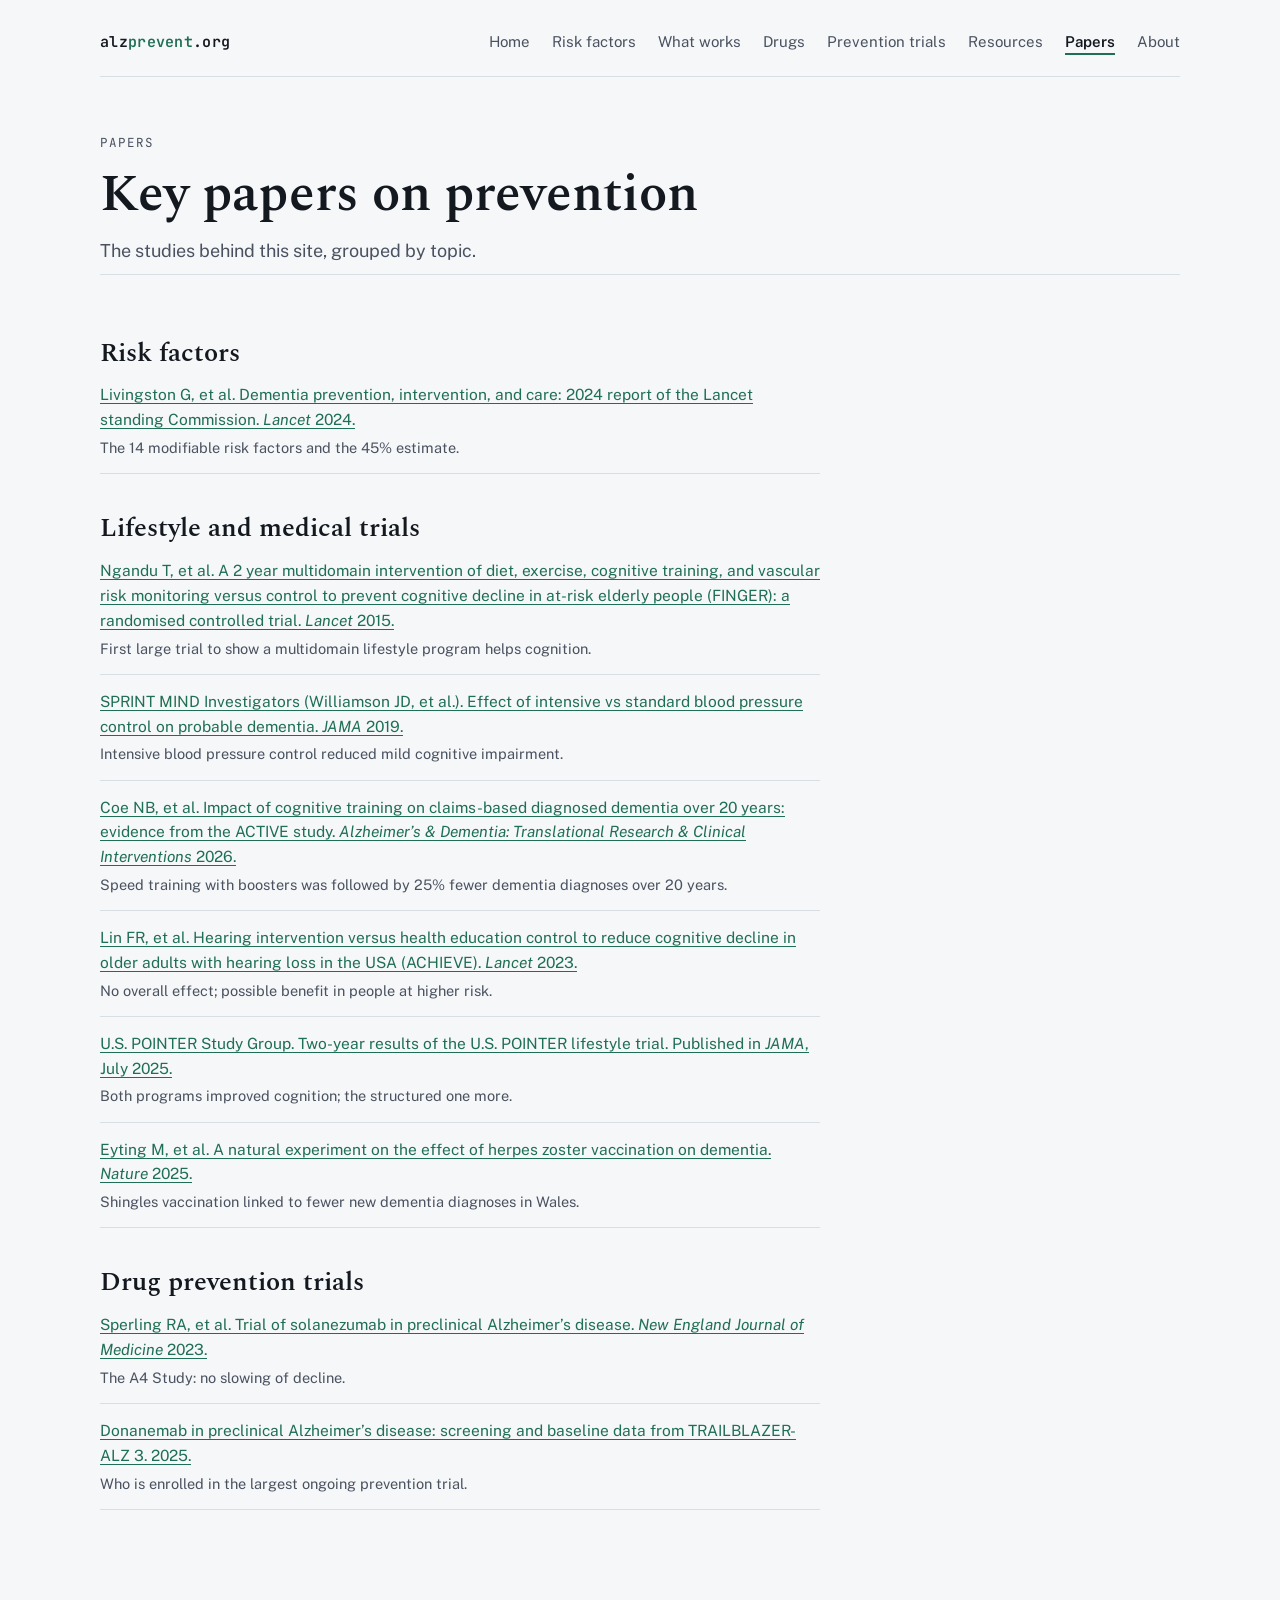
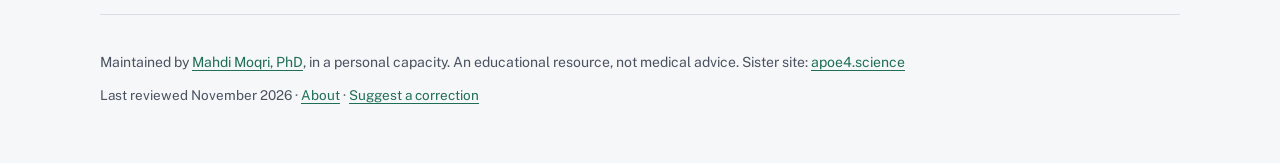
<file: papers.html>
<!doctype html>
<html lang="en">
<head>
<meta charset="utf-8">
<meta name="viewport" content="width=device-width, initial-scale=1, viewport-fit=cover">
<title>Key papers · Alzheimer’s Prevention</title>
<meta name="description" content="A community resource on preventing Alzheimer’s disease: risk factors, evidence, prevention trials and data.">
<link rel="icon" href="favicon.svg" type="image/svg+xml">
<meta property="og:title" content="Key papers · Alzheimer’s Prevention">
<meta property="og:type" content="website">
<meta property="og:url" content="https://alzprevent.org/papers.html">
<link rel="canonical" href="https://alzprevent.org/papers.html">
<meta name="twitter:card" content="summary">
<meta property="og:description" content="A community resource on preventing Alzheimer’s disease: risk factors, evidence, prevention trials and data.">
<link rel="preconnect" href="https://fonts.googleapis.com">
<link rel="preconnect" href="https://fonts.gstatic.com" crossorigin>
<link rel="stylesheet" href="https://fonts.googleapis.com/css2?family=Spectral:ital,wght@0,400;0,600;1,400&family=Public+Sans:wght@400;600&family=JetBrains+Mono:wght@400;600&display=swap">
<link rel="stylesheet" href="style.css?v=3">
</head>
<body>
<a class="skip" href="#main">Skip to content</a>
<div class="wrap">
  <header class="top">
    <a class="mark" href="index.html">alz<span>prevent</span>.org</a>
    <nav aria-label="Pages">
      <a href="index.html">Home</a>
      <a href="risk.html">Risk factors</a>
      <a href="evidence.html">What works</a>
      <a href="drugs.html">Drugs</a>
      <a href="trials.html">Prevention trials</a>
      <a href="resources.html">Resources</a>
      <a href="papers.html" aria-current="page">Papers</a>
      <a href="about.html">About</a>
    </nav>
  </header>
  <main id="main">
    <div class="page-head">
      <p class="label">Papers</p>
      <h1>Key papers on prevention</h1>
      <p class="lede">The studies behind this site, grouped by topic.</p>
    </div>
    <section>
    <div class="group">
      <h2>Risk factors</h2>
      <ul class="refs">
        <li><a href="https://doi.org/10.1016/S0140-6736(24)01296-0" target="_blank" rel="noopener">Livingston G, et al. Dementia prevention, intervention, and care: 2024 report of the Lancet standing Commission. <i>Lancet</i> 2024.</a><p class="why">The 14 modifiable risk factors and the 45% estimate.</p></li>
      </ul>
    </div>
    <div class="group">
      <h2>Lifestyle and medical trials</h2>
      <ul class="refs">
        <li><a href="https://doi.org/10.1016/S0140-6736(15)60461-5" target="_blank" rel="noopener">Ngandu T, et al. A 2 year multidomain intervention of diet, exercise, cognitive training, and vascular risk monitoring versus control to prevent cognitive decline in at-risk elderly people (FINGER): a randomised controlled trial. <i>Lancet</i> 2015.</a><p class="why">First large trial to show a multidomain lifestyle program helps cognition.</p></li>
        <li><a href="https://doi.org/10.1001/jama.2018.21442" target="_blank" rel="noopener">SPRINT MIND Investigators (Williamson JD, et al.). Effect of intensive vs standard blood pressure control on probable dementia. <i>JAMA</i> 2019.</a><p class="why">Intensive blood pressure control reduced mild cognitive impairment.</p></li>
        <li><a href="https://doi.org/10.1002/trc2.70197" target="_blank" rel="noopener">Coe NB, et al. Impact of cognitive training on claims-based diagnosed dementia over 20 years: evidence from the ACTIVE study. <i>Alzheimer’s &amp; Dementia: Translational Research &amp; Clinical Interventions</i> 2026.</a><p class="why">Speed training with boosters was followed by 25% fewer dementia diagnoses over 20 years.</p></li>
        <li><a href="https://doi.org/10.1016/S0140-6736(23)01406-X" target="_blank" rel="noopener">Lin FR, et al. Hearing intervention versus health education control to reduce cognitive decline in older adults with hearing loss in the USA (ACHIEVE). <i>Lancet</i> 2023.</a><p class="why">No overall effect; possible benefit in people at higher risk.</p></li>
        <li><a href="https://alz.org/us-pointer/study-results" target="_blank" rel="noopener">U.S. POINTER Study Group. Two-year results of the U.S. POINTER lifestyle trial. Published in <i>JAMA</i>, July 2025.</a><p class="why">Both programs improved cognition; the structured one more.</p></li>
        <li><a href="https://flex.uni-frankfurt.de/?p=3429" target="_blank" rel="noopener">Eyting M, et al. A natural experiment on the effect of herpes zoster vaccination on dementia. <i>Nature</i> 2025.</a><p class="why">Shingles vaccination linked to fewer new dementia diagnoses in Wales.</p></li>
      </ul>
    </div>
    <div class="group">
      <h2>Drug prevention trials</h2>
      <ul class="refs">
        <li><a href="https://doi.org/10.1056/NEJMoa2305032" target="_blank" rel="noopener">Sperling RA, et al. Trial of solanezumab in preclinical Alzheimer’s disease. <i>New England Journal of Medicine</i> 2023.</a><p class="why">The A4 Study: no slowing of decline.</p></li>
        <li><a href="https://www.ncbi.nlm.nih.gov/pmc/articles/PMC12439032/" target="_blank" rel="noopener">Donanemab in preclinical Alzheimer’s disease: screening and baseline data from TRAILBLAZER-ALZ 3. 2025.</a><p class="why">Who is enrolled in the largest ongoing prevention trial.</p></li>
      </ul>
    </div>
    </section>
  </main>
  <footer>
    <span>Maintained by <a href="https://www.linkedin.com/in/mahdimo/" target="_blank" rel="noopener">Mahdi Moqri, PhD</a>, in a personal capacity. An educational resource, not medical advice. Sister site: <a href="https://apoe4.science" target="_blank" rel="noopener">apoe4.science</a></span>
    <span class="updated">Last reviewed November 2026 · <a href="about.html">About</a> · <a href="https://github.com/Moqri-Lab/AlzPrevention/issues" target="_blank" rel="noopener">Suggest a correction</a></span>
  </footer>
</div>

</body>
</html>
</file>
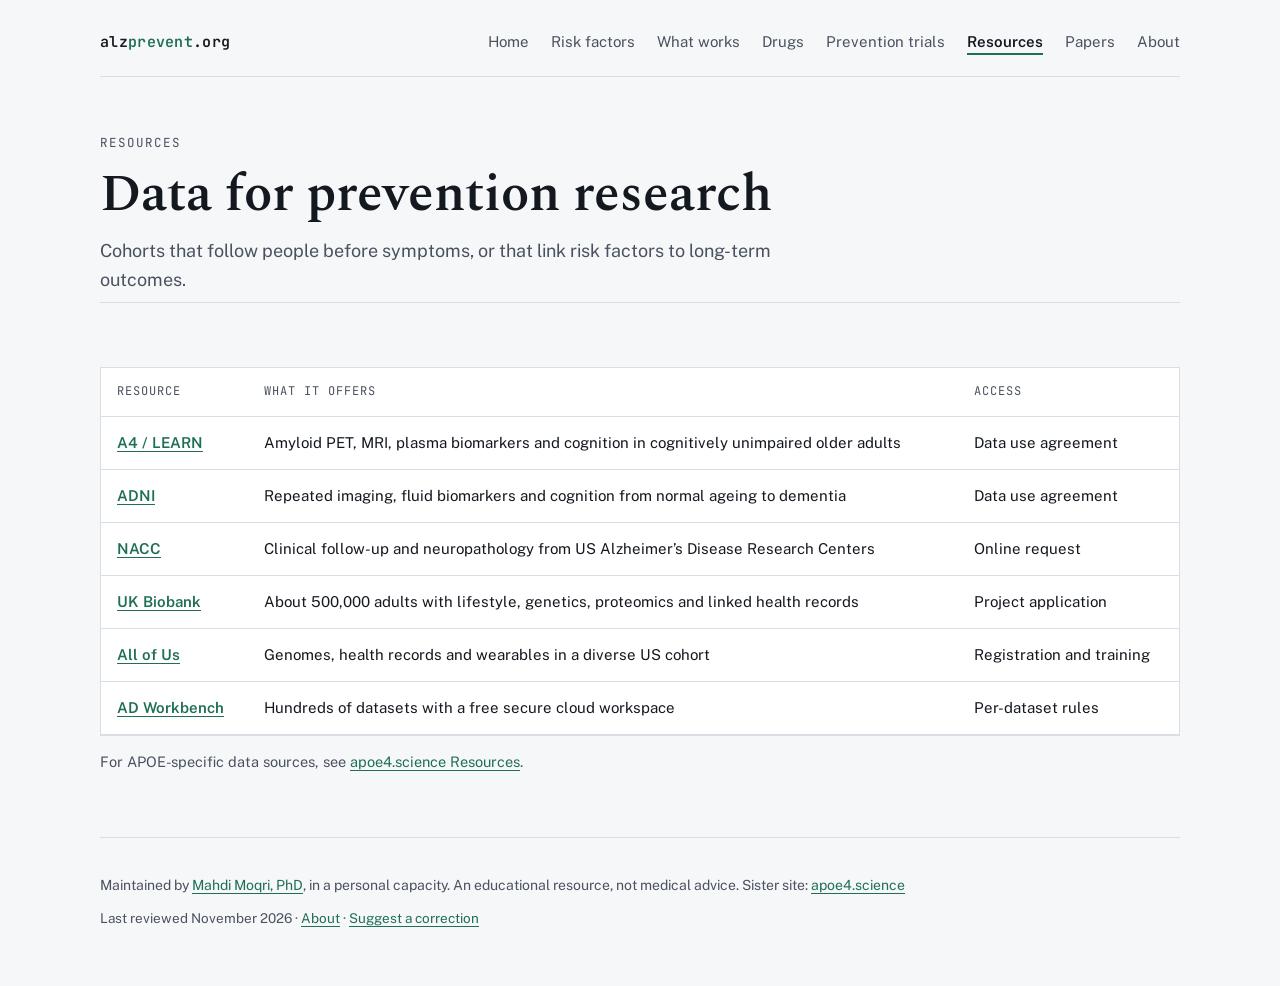
<file: resources.html>
<!doctype html>
<html lang="en">
<head>
<meta charset="utf-8">
<meta name="viewport" content="width=device-width, initial-scale=1, viewport-fit=cover">
<title>Data resources · Alzheimer’s Prevention</title>
<meta name="description" content="A community resource on preventing Alzheimer’s disease: risk factors, evidence, prevention trials and data.">
<link rel="icon" href="favicon.svg" type="image/svg+xml">
<meta property="og:title" content="Data resources · Alzheimer’s Prevention">
<meta property="og:type" content="website">
<meta property="og:url" content="https://alzprevent.org/resources.html">
<link rel="canonical" href="https://alzprevent.org/resources.html">
<meta name="twitter:card" content="summary">
<meta property="og:description" content="A community resource on preventing Alzheimer’s disease: risk factors, evidence, prevention trials and data.">
<link rel="preconnect" href="https://fonts.googleapis.com">
<link rel="preconnect" href="https://fonts.gstatic.com" crossorigin>
<link rel="stylesheet" href="https://fonts.googleapis.com/css2?family=Spectral:ital,wght@0,400;0,600;1,400&family=Public+Sans:wght@400;600&family=JetBrains+Mono:wght@400;600&display=swap">
<link rel="stylesheet" href="style.css?v=3">
</head>
<body>
<a class="skip" href="#main">Skip to content</a>
<div class="wrap">
  <header class="top">
    <a class="mark" href="index.html">alz<span>prevent</span>.org</a>
    <nav aria-label="Pages">
      <a href="index.html">Home</a>
      <a href="risk.html">Risk factors</a>
      <a href="evidence.html">What works</a>
      <a href="drugs.html">Drugs</a>
      <a href="trials.html">Prevention trials</a>
      <a href="resources.html" aria-current="page">Resources</a>
      <a href="papers.html">Papers</a>
      <a href="about.html">About</a>
    </nav>
  </header>
  <main id="main">
    <div class="page-head">
      <p class="label">Resources</p>
      <h1>Data for prevention research</h1>
      <p class="lede">Cohorts that follow people before symptoms, or that link risk factors to long-term outcomes.</p>
    </div>
    <section>
      <div class="alleles" role="region" aria-label="Data resources" tabindex="0">
        <table class="data">
          <thead><tr><th>Resource</th><th>What it offers</th><th>Access</th></tr></thead>
          <tbody>
            <tr><td data-label="Resource"><span><a href="https://www.a4studydata.org/" target="_blank" rel="noopener">A4 / LEARN</a></span></td><td data-label="What it offers"><span>Amyloid PET, MRI, plasma biomarkers and cognition in cognitively unimpaired older adults</span></td><td data-label="Access"><span>Data use agreement</span></td></tr>
            <tr><td data-label="Resource"><span><a href="https://adni.loni.usc.edu/" target="_blank" rel="noopener">ADNI</a></span></td><td data-label="What it offers"><span>Repeated imaging, fluid biomarkers and cognition from normal ageing to dementia</span></td><td data-label="Access"><span>Data use agreement</span></td></tr>
            <tr><td data-label="Resource"><span><a href="https://naccdata.org/" target="_blank" rel="noopener">NACC</a></span></td><td data-label="What it offers"><span>Clinical follow-up and neuropathology from US Alzheimer’s Disease Research Centers</span></td><td data-label="Access"><span>Online request</span></td></tr>
            <tr><td data-label="Resource"><span><a href="https://www.ukbiobank.ac.uk/" target="_blank" rel="noopener">UK Biobank</a></span></td><td data-label="What it offers"><span>About 500,000 adults with lifestyle, genetics, proteomics and linked health records</span></td><td data-label="Access"><span>Project application</span></td></tr>
            <tr><td data-label="Resource"><span><a href="https://www.researchallofus.org/" target="_blank" rel="noopener">All of Us</a></span></td><td data-label="What it offers"><span>Genomes, health records and wearables in a diverse US cohort</span></td><td data-label="Access"><span>Registration and training</span></td></tr>
            <tr><td data-label="Resource"><span><a href="https://www.alzheimersdata.org/ad-workbench" target="_blank" rel="noopener">AD Workbench</a></span></td><td data-label="What it offers"><span>Hundreds of datasets with a free secure cloud workspace</span></td><td data-label="Access"><span>Per-dataset rules</span></td></tr>
          </tbody>
        </table>
      </div>
      <p class="note">For APOE-specific data sources, see <a href="https://apoe4.science/resources.html" target="_blank" rel="noopener">apoe4.science Resources</a>.</p>
    </section>
  </main>
  <footer>
    <span>Maintained by <a href="https://www.linkedin.com/in/mahdimo/" target="_blank" rel="noopener">Mahdi Moqri, PhD</a>, in a personal capacity. An educational resource, not medical advice. Sister site: <a href="https://apoe4.science" target="_blank" rel="noopener">apoe4.science</a></span>
    <span class="updated">Last reviewed November 2026 · <a href="about.html">About</a> · <a href="https://github.com/Moqri-Lab/AlzPrevention/issues" target="_blank" rel="noopener">Suggest a correction</a></span>
  </footer>
</div>

</body>
</html>
</file>
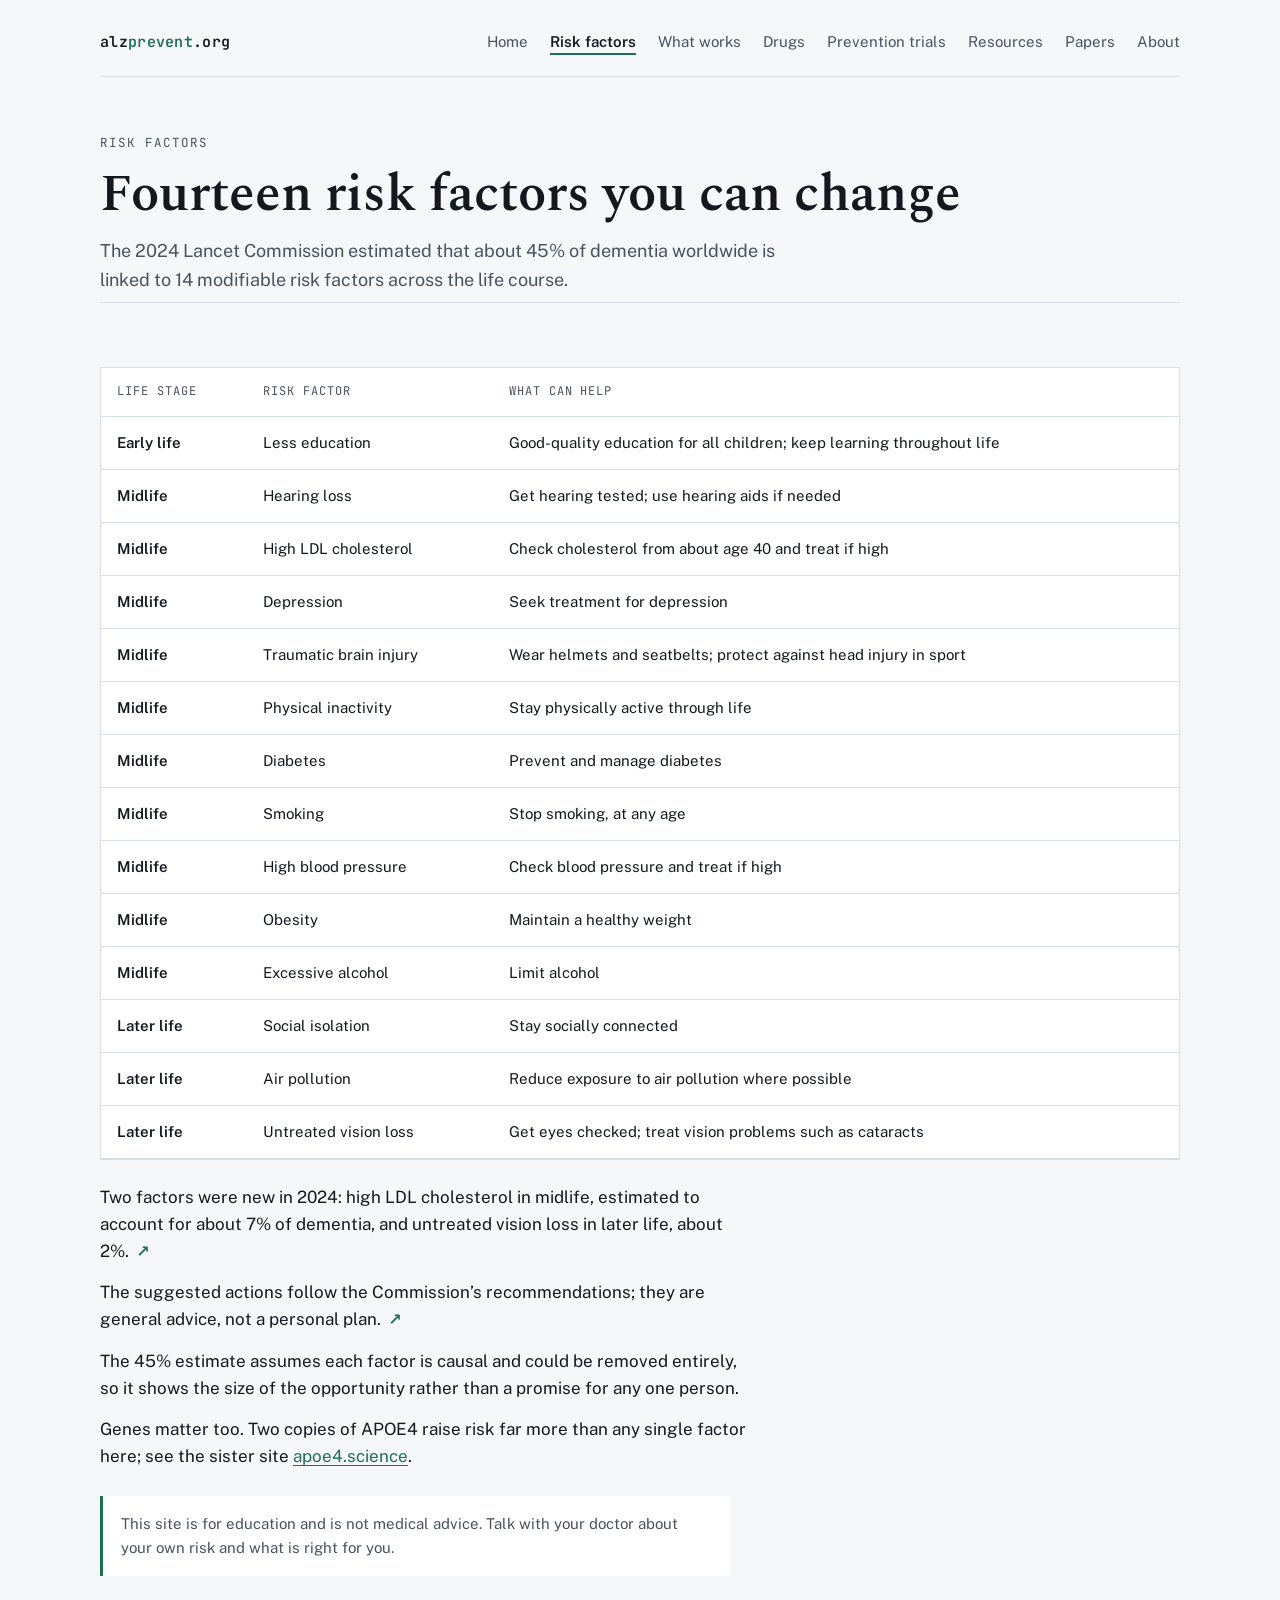
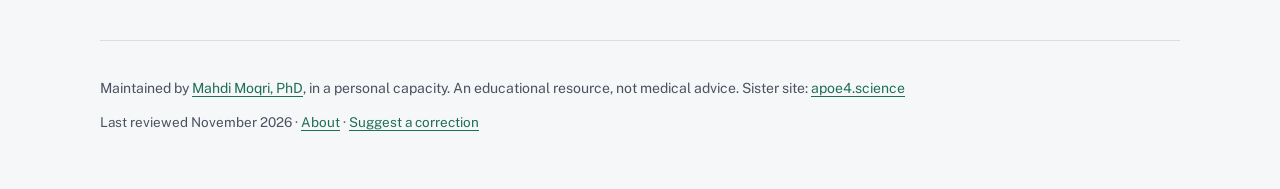
<file: risk.html>
<!doctype html>
<html lang="en">
<head>
<meta charset="utf-8">
<meta name="viewport" content="width=device-width, initial-scale=1, viewport-fit=cover">
<title>Modifiable risk factors · Alzheimer’s Prevention</title>
<meta name="description" content="A community resource on preventing Alzheimer’s disease: risk factors, evidence, prevention trials and data.">
<link rel="icon" href="favicon.svg" type="image/svg+xml">
<meta property="og:title" content="Modifiable risk factors · Alzheimer’s Prevention">
<meta property="og:type" content="website">
<meta property="og:url" content="https://alzprevent.org/risk.html">
<link rel="canonical" href="https://alzprevent.org/risk.html">
<meta name="twitter:card" content="summary">
<meta property="og:description" content="A community resource on preventing Alzheimer’s disease: risk factors, evidence, prevention trials and data.">
<link rel="preconnect" href="https://fonts.googleapis.com">
<link rel="preconnect" href="https://fonts.gstatic.com" crossorigin>
<link rel="stylesheet" href="https://fonts.googleapis.com/css2?family=Spectral:ital,wght@0,400;0,600;1,400&family=Public+Sans:wght@400;600&family=JetBrains+Mono:wght@400;600&display=swap">
<link rel="stylesheet" href="style.css?v=3">
</head>
<body>
<a class="skip" href="#main">Skip to content</a>
<div class="wrap">
  <header class="top">
    <a class="mark" href="index.html">alz<span>prevent</span>.org</a>
    <nav aria-label="Pages">
      <a href="index.html">Home</a>
      <a href="risk.html" aria-current="page">Risk factors</a>
      <a href="evidence.html">What works</a>
      <a href="drugs.html">Drugs</a>
      <a href="trials.html">Prevention trials</a>
      <a href="resources.html">Resources</a>
      <a href="papers.html">Papers</a>
      <a href="about.html">About</a>
    </nav>
  </header>
  <main id="main">
    <div class="page-head">
      <p class="label">Risk factors</p>
      <h1>Fourteen risk factors you can change</h1>
      <p class="lede">The 2024 Lancet Commission estimated that about 45% of dementia worldwide is linked to 14 modifiable risk factors across the life course.</p>
    </div>
    <section>
      <div class="alleles" role="region" aria-label="Modifiable risk factors" tabindex="0">
        <table class="data">
          <thead><tr><th>Life stage</th><th>Risk factor</th><th>What can help</th></tr></thead>
          <tbody>
            <tr><td data-label="Life stage"><span>Early life</span></td><td data-label="Risk factor"><span>Less education</span></td><td data-label="What can help"><span>Good-quality education for all children; keep learning throughout life</span></td></tr>
            <tr><td data-label="Life stage"><span>Midlife</span></td><td data-label="Risk factor"><span>Hearing loss</span></td><td data-label="What can help"><span>Get hearing tested; use hearing aids if needed</span></td></tr>
            <tr><td data-label="Life stage"><span>Midlife</span></td><td data-label="Risk factor"><span>High LDL cholesterol</span></td><td data-label="What can help"><span>Check cholesterol from about age 40 and treat if high</span></td></tr>
            <tr><td data-label="Life stage"><span>Midlife</span></td><td data-label="Risk factor"><span>Depression</span></td><td data-label="What can help"><span>Seek treatment for depression</span></td></tr>
            <tr><td data-label="Life stage"><span>Midlife</span></td><td data-label="Risk factor"><span>Traumatic brain injury</span></td><td data-label="What can help"><span>Wear helmets and seatbelts; protect against head injury in sport</span></td></tr>
            <tr><td data-label="Life stage"><span>Midlife</span></td><td data-label="Risk factor"><span>Physical inactivity</span></td><td data-label="What can help"><span>Stay physically active through life</span></td></tr>
            <tr><td data-label="Life stage"><span>Midlife</span></td><td data-label="Risk factor"><span>Diabetes</span></td><td data-label="What can help"><span>Prevent and manage diabetes</span></td></tr>
            <tr><td data-label="Life stage"><span>Midlife</span></td><td data-label="Risk factor"><span>Smoking</span></td><td data-label="What can help"><span>Stop smoking, at any age</span></td></tr>
            <tr><td data-label="Life stage"><span>Midlife</span></td><td data-label="Risk factor"><span>High blood pressure</span></td><td data-label="What can help"><span>Check blood pressure and treat if high</span></td></tr>
            <tr><td data-label="Life stage"><span>Midlife</span></td><td data-label="Risk factor"><span>Obesity</span></td><td data-label="What can help"><span>Maintain a healthy weight</span></td></tr>
            <tr><td data-label="Life stage"><span>Midlife</span></td><td data-label="Risk factor"><span>Excessive alcohol</span></td><td data-label="What can help"><span>Limit alcohol</span></td></tr>
            <tr><td data-label="Life stage"><span>Later life</span></td><td data-label="Risk factor"><span>Social isolation</span></td><td data-label="What can help"><span>Stay socially connected</span></td></tr>
            <tr><td data-label="Life stage"><span>Later life</span></td><td data-label="Risk factor"><span>Air pollution</span></td><td data-label="What can help"><span>Reduce exposure to air pollution where possible</span></td></tr>
            <tr><td data-label="Life stage"><span>Later life</span></td><td data-label="Risk factor"><span>Untreated vision loss</span></td><td data-label="What can help"><span>Get eyes checked; treat vision problems such as cataracts</span></td></tr>
          </tbody>
        </table>
      </div>
      <div class="prose" style="margin-top:24px">
        <p>Two factors were new in 2024: high LDL cholesterol in midlife, estimated to account for about 7% of dementia, and untreated vision loss in later life, about 2%. <a class="cite" href="https://doi.org/10.1016/S0140-6736(24)01296-0" title="Source" aria-label="Source" target="_blank" rel="noopener">↗</a></p>
        <p>The suggested actions follow the Commission’s recommendations; they are general advice, not a personal plan. <a class="cite" href="https://doi.org/10.1016/S0140-6736(24)01296-0" title="Source" aria-label="Source" target="_blank" rel="noopener">↗</a></p>
        <p>The 45% estimate assumes each factor is causal and could be removed entirely, so it shows the size of the opportunity rather than a promise for any one person.</p>
        <p>Genes matter too. Two copies of APOE4 raise risk far more than any single factor here; see the sister site <a href="https://apoe4.science" target="_blank" rel="noopener">apoe4.science</a>.</p>
      </div>
      <p class="disclaimer">This site is for education and is not medical advice. Talk with your doctor about your own risk and what is right for you.</p>
    </section>
  </main>
  <footer>
    <span>Maintained by <a href="https://www.linkedin.com/in/mahdimo/" target="_blank" rel="noopener">Mahdi Moqri, PhD</a>, in a personal capacity. An educational resource, not medical advice. Sister site: <a href="https://apoe4.science" target="_blank" rel="noopener">apoe4.science</a></span>
    <span class="updated">Last reviewed November 2026 · <a href="about.html">About</a> · <a href="https://github.com/Moqri-Lab/AlzPrevention/issues" target="_blank" rel="noopener">Suggest a correction</a></span>
  </footer>
</div>

</body>
</html>
</file>
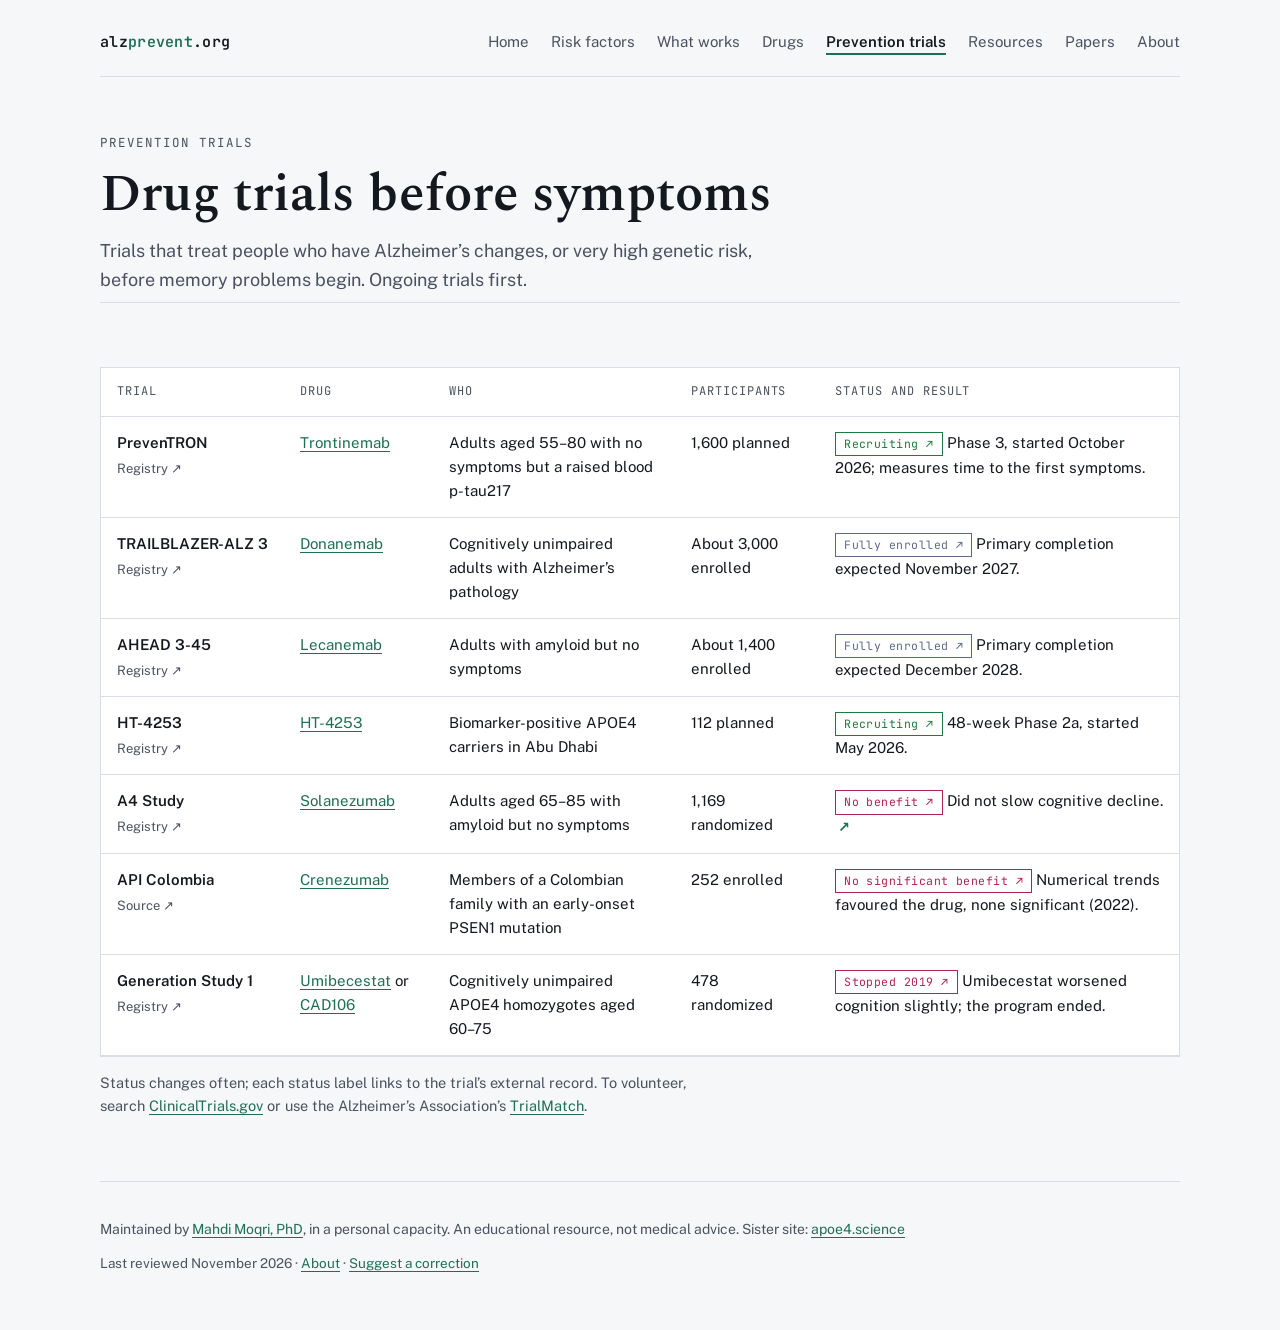
<file: trials.html>
<!doctype html>
<html lang="en">
<head>
<meta charset="utf-8">
<meta name="viewport" content="width=device-width, initial-scale=1, viewport-fit=cover">
<title>Drug prevention trials · Alzheimer’s Prevention</title>
<meta name="description" content="A community resource on preventing Alzheimer’s disease: risk factors, evidence, prevention trials and data.">
<link rel="icon" href="favicon.svg" type="image/svg+xml">
<meta property="og:title" content="Drug prevention trials · Alzheimer’s Prevention">
<meta property="og:type" content="website">
<meta property="og:url" content="https://alzprevent.org/trials.html">
<link rel="canonical" href="https://alzprevent.org/trials.html">
<meta name="twitter:card" content="summary">
<meta property="og:description" content="A community resource on preventing Alzheimer’s disease: risk factors, evidence, prevention trials and data.">
<link rel="preconnect" href="https://fonts.googleapis.com">
<link rel="preconnect" href="https://fonts.gstatic.com" crossorigin>
<link rel="stylesheet" href="https://fonts.googleapis.com/css2?family=Spectral:ital,wght@0,400;0,600;1,400&family=Public+Sans:wght@400;600&family=JetBrains+Mono:wght@400;600&display=swap">
<link rel="stylesheet" href="style.css?v=3">
</head>
<body>
<a class="skip" href="#main">Skip to content</a>
<div class="wrap">
  <header class="top">
    <a class="mark" href="index.html">alz<span>prevent</span>.org</a>
    <nav aria-label="Pages">
      <a href="index.html">Home</a>
      <a href="risk.html">Risk factors</a>
      <a href="evidence.html">What works</a>
      <a href="drugs.html">Drugs</a>
      <a href="trials.html" aria-current="page">Prevention trials</a>
      <a href="resources.html">Resources</a>
      <a href="papers.html">Papers</a>
      <a href="about.html">About</a>
    </nav>
  </header>
  <main id="main">
    <div class="page-head">
      <p class="label">Prevention trials</p>
      <h1>Drug trials before symptoms</h1>
      <p class="lede">Trials that treat people who have Alzheimer’s changes, or very high genetic risk, before memory problems begin. Ongoing trials first.</p>
    </div>
    <section>
      <div class="alleles" role="region" aria-label="Prevention drug trials" tabindex="0">
        <table class="data">
          <thead><tr><th>Trial</th><th>Drug</th><th>Who</th><th>Participants</th><th>Status and result</th></tr></thead>
          <tbody>
            <tr id="trial-preventron"><td data-label="Trial"><span><span class="dname">PrevenTRON</span><span class="xlinks"><a class="lnk-ext" href="https://clinicaltrials.gov/study/NCT07717411" target="_blank" rel="noopener">Registry ↗</a></span></span></td><td data-label="Drug"><span><a href="drugs.html#drug-trontinemab">Trontinemab</a></span></td><td data-label="Who"><span>Adults aged 55–80 with no symptoms but a raised blood p-tau217</span></td><td data-label="Participants"><span>1,600 planned</span></td><td data-label="Status and result"><span><a class="pill-link" href="https://clinicaltrials.gov/study/NCT07717411" title="Open external record" target="_blank" rel="noopener"><span class="pill recruit">Recruiting ↗</span></a> Phase 3, started October 2026; measures time to the first symptoms.</span></td></tr>
            <tr id="trial-trailblazer-alz-3"><td data-label="Trial"><span><span class="dname">TRAILBLAZER-ALZ 3</span><span class="xlinks"><a class="lnk-ext" href="https://clinicaltrials.gov/study/NCT05026866" target="_blank" rel="noopener">Registry ↗</a></span></span></td><td data-label="Drug"><span><a href="drugs.html#drug-donanemab">Donanemab</a></span></td><td data-label="Who"><span>Cognitively unimpaired adults with Alzheimer’s pathology</span></td><td data-label="Participants"><span>About 3,000 enrolled</span></td><td data-label="Status and result"><span><a class="pill-link" href="https://clinicaltrials.gov/study/NCT05026866" title="Open external record" target="_blank" rel="noopener"><span class="pill run">Fully enrolled ↗</span></a> Primary completion expected November 2027.</span></td></tr>
            <tr id="trial-ahead-3-45"><td data-label="Trial"><span><span class="dname">AHEAD 3-45</span><span class="xlinks"><a class="lnk-ext" href="https://clinicaltrials.gov/study/NCT04468659" target="_blank" rel="noopener">Registry ↗</a></span></span></td><td data-label="Drug"><span><a href="drugs.html#drug-lecanemab">Lecanemab</a></span></td><td data-label="Who"><span>Adults with amyloid but no symptoms</span></td><td data-label="Participants"><span>About 1,400 enrolled</span></td><td data-label="Status and result"><span><a class="pill-link" href="https://clinicaltrials.gov/study/NCT04468659" title="Open external record" target="_blank" rel="noopener"><span class="pill run">Fully enrolled ↗</span></a> Primary completion expected December 2028.</span></td></tr>
            <tr id="trial-ht-4253"><td data-label="Trial"><span><span class="dname">HT-4253</span><span class="xlinks"><a class="lnk-ext" href="https://clinicaltrials.gov/study/NCT07399171" target="_blank" rel="noopener">Registry ↗</a></span></span></td><td data-label="Drug"><span><a href="drugs.html#drug-ht-4253">HT-4253</a></span></td><td data-label="Who"><span>Biomarker-positive APOE4 carriers in Abu Dhabi</span></td><td data-label="Participants"><span>112 planned</span></td><td data-label="Status and result"><span><a class="pill-link" href="https://clinicaltrials.gov/study/NCT07399171" title="Open external record" target="_blank" rel="noopener"><span class="pill recruit">Recruiting ↗</span></a> 48-week Phase 2a, started May 2026.</span></td></tr>
            <tr id="trial-a4-study"><td data-label="Trial"><span><span class="dname">A4 Study</span><span class="xlinks"><a class="lnk-ext" href="https://clinicaltrials.gov/study/NCT02008357" target="_blank" rel="noopener">Registry ↗</a></span></span></td><td data-label="Drug"><span><a href="drugs.html#drug-solanezumab">Solanezumab</a></span></td><td data-label="Who"><span>Adults aged 65–85 with amyloid but no symptoms</span></td><td data-label="Participants"><span>1,169 randomized</span></td><td data-label="Status and result"><span><a class="pill-link" href="https://clinicaltrials.gov/study/NCT02008357" title="Open external record" target="_blank" rel="noopener"><span class="pill stop">No benefit ↗</span></a> Did not slow cognitive decline. <a class="cite" href="https://doi.org/10.1056/NEJMoa2305032" title="Source" aria-label="Source" target="_blank" rel="noopener">↗</a></span></td></tr>
            <tr id="trial-api-colombia"><td data-label="Trial"><span><span class="dname">API Colombia</span><span class="xlinks"><a class="lnk-ext" href="https://www.businesswire.com/news/home/20220616005106/en/Genentech-Provides-Update-on-Alzheimers-Prevention-Initiative-Study-Evaluating-Crenezumab-in-Autosomal-Dominant-Alzheimers-Disease" target="_blank" rel="noopener">Source ↗</a></span></span></td><td data-label="Drug"><span><a href="drugs.html#drug-crenezumab">Crenezumab</a></span></td><td data-label="Who"><span>Members of a Colombian family with an early-onset PSEN1 mutation</span></td><td data-label="Participants"><span>252 enrolled</span></td><td data-label="Status and result"><span><a class="pill-link" href="https://www.businesswire.com/news/home/20220616005106/en/Genentech-Provides-Update-on-Alzheimers-Prevention-Initiative-Study-Evaluating-Crenezumab-in-Autosomal-Dominant-Alzheimers-Disease" title="Open external record" target="_blank" rel="noopener"><span class="pill stop">No significant benefit ↗</span></a> Numerical trends favoured the drug, none significant (2022).</span></td></tr>
            <tr id="trial-generation-study-1"><td data-label="Trial"><span><span class="dname">Generation Study 1</span><span class="xlinks"><a class="lnk-ext" href="https://clinicaltrials.gov/study/NCT02565511" target="_blank" rel="noopener">Registry ↗</a></span></span></td><td data-label="Drug"><span><a href="drugs.html#drug-umibecestat">Umibecestat</a> or <a href="drugs.html#drug-cad106">CAD106</a></span></td><td data-label="Who"><span>Cognitively unimpaired APOE4 homozygotes aged 60–75</span></td><td data-label="Participants"><span>478 randomized</span></td><td data-label="Status and result"><span><a class="pill-link" href="https://clinicaltrials.gov/study/NCT02565511" title="Open external record" target="_blank" rel="noopener"><span class="pill stop">Stopped 2019 ↗</span></a> Umibecestat worsened cognition slightly; the program ended.</span></td></tr>
          </tbody>
        </table>
      </div>
      <p class="note">Status changes often; each status label links to the trial’s external record. To volunteer, search <a href="https://clinicaltrials.gov/search?cond=Alzheimer+Disease&term=prevention" target="_blank" rel="noopener">ClinicalTrials.gov</a> or use the Alzheimer’s Association’s <a href="https://www.alz.org/alzheimers-dementia/research_progress/clinical-trials/trialmatch" target="_blank" rel="noopener">TrialMatch</a>.</p>
    </section>
  </main>
  <footer>
    <span>Maintained by <a href="https://www.linkedin.com/in/mahdimo/" target="_blank" rel="noopener">Mahdi Moqri, PhD</a>, in a personal capacity. An educational resource, not medical advice. Sister site: <a href="https://apoe4.science" target="_blank" rel="noopener">apoe4.science</a></span>
    <span class="updated">Last reviewed November 2026 · <a href="about.html">About</a> · <a href="https://github.com/Moqri-Lab/AlzPrevention/issues" target="_blank" rel="noopener">Suggest a correction</a></span>
  </footer>
</div>

</body>
</html>
</file>
<file: style.css>
/* Layout: one left-aligned reading column with wide data bands; the allele strip (codons 112/158) is the signature element. */
:root{
  --bg:#f6f7f9; --surface:#ffffff; --ink:#14181f; --muted:#4a5260; --rule:#d9dde4;
  --e2:#2f7d6d; --e3:#5b6b86; --e4:#1f6f54; --e4-soft:#e2f1ea; --green:#1f7a3d; --blue:#2458a6;
  --display:'Spectral', Georgia, 'Times New Roman', serif;
  --body:'Public Sans', 'Helvetica Neue', Arial, sans-serif;
  --mono:'JetBrains Mono', ui-monospace, Menlo, Consolas, monospace;
}
@media (prefers-color-scheme: dark){:root:not([data-theme="light"]){
  --bg:#0f1217; --surface:#171b22; --ink:#e8ebf0; --muted:#a3abb8; --rule:#2a303a;
  --e2:#5cc0a8; --e3:#93a3bf; --e4:#5fcf9f; --e4-soft:#16302a; --green:#5fd08a; --blue:#7fa9ec; color-scheme:dark}}
:root[data-theme="dark"]{
  --bg:#0f1217; --surface:#171b22; --ink:#e8ebf0; --muted:#a3abb8; --rule:#2a303a;
  --e2:#5cc0a8; --e3:#93a3bf; --e4:#5fcf9f; --e4-soft:#16302a; --green:#5fd08a; --blue:#7fa9ec; color-scheme:dark}

*{box-sizing:border-box}
body{background:var(--bg);color:var(--ink);font-family:var(--body);font-size:17px;line-height:1.6;
  padding-left:max(16px, env(safe-area-inset-left, 0px));padding-right:max(16px, env(safe-area-inset-right, 0px))}
.wrap{max-width:1080px;margin:0 auto}
a{color:var(--e4);text-underline-offset:3px}
a:focus-visible,button:focus-visible{outline:2px solid var(--e4);outline-offset:3px}
h1,h2,h3{font-family:var(--display);font-weight:600;line-height:1.15;text-wrap:balance;margin:0}
p{margin:0}
.label{font-family:var(--mono);font-size:12.5px;letter-spacing:.08em;text-transform:uppercase;color:var(--muted)}
.prose{max-width:65ch;display:grid;gap:14px}

header.top{display:flex;justify-content:space-between;align-items:center;gap:16px;flex-wrap:wrap;padding-block:22px;border-bottom:1px solid var(--rule)}
.mark{font-family:var(--mono);font-weight:600;font-size:15px;letter-spacing:.02em;color:var(--ink);text-decoration:none}
.mark span{color:var(--e4)}
nav{display:flex;gap:22px;flex-wrap:wrap}
nav a{color:var(--muted);text-decoration:none;font-size:15px}
nav a:hover{color:var(--ink)}

.hero{display:grid;grid-template-columns:minmax(0,1.25fr) minmax(0,1fr);gap:56px;align-items:end;padding-block:72px 56px}
.hero h1{font-size:clamp(40px,6vw,68px);letter-spacing:-.01em}
.hero h1 em{font-style:italic;color:var(--e4);font-weight:400}
.hero .lede{font-size:19px;color:var(--muted);max-width:52ch;margin-top:22px}
.geno{font-family:var(--display);font-size:clamp(84px,13vw,150px);line-height:.9;color:var(--e4);letter-spacing:-.02em}
.geno small{display:block;font-family:var(--mono);font-size:13px;letter-spacing:.06em;color:var(--muted);margin-top:16px;text-transform:uppercase}

section{padding-block:64px;border-top:1px solid var(--rule)}
.sec-head{display:grid;gap:10px;margin-bottom:32px}
.sec-head h2{font-size:clamp(28px,3.4vw,38px)}

/* Allele strip */
.alleles{overflow-x:auto;background:var(--surface);border:1px solid var(--rule)}
table.allele{border-collapse:collapse;width:100%;min-width:560px;font-variant-numeric:tabular-nums}
table.allele th,table.allele td{padding:16px 18px;text-align:left;border-bottom:1px solid var(--rule)}
table.allele tr:last-child td{border-bottom:0}
table.allele th{font-family:var(--mono);font-size:12.5px;letter-spacing:.08em;text-transform:uppercase;color:var(--muted);font-weight:400}
.al{font-family:var(--display);font-size:24px;font-weight:600}
.res{display:inline-flex;align-items:center;gap:10px;font-family:var(--mono);font-size:15px}
.res b{display:inline-grid;place-items:center;width:34px;height:34px;border:1.5px solid currentColor;font-weight:600}
.c-e2{color:var(--e2)} .c-e3{color:var(--e3)} .c-e4{color:var(--e4)}
tr.is-e4 td{background:var(--e4-soft)}
.note{font-size:14.5px;color:var(--muted);margin-top:14px;max-width:70ch}

/* Findings */
.findings{display:grid;grid-template-columns:repeat(2,minmax(0,1fr));gap:0;border-top:1px solid var(--rule)}
.finding{padding:28px 28px 28px 0;border-bottom:1px solid var(--rule);display:grid;gap:10px;align-content:start}
.finding:nth-child(even){padding-left:28px;padding-right:0;border-left:1px solid var(--rule)}
.finding .fig{font-family:var(--display);font-size:44px;line-height:1;color:var(--e4)}
.finding p{color:var(--ink)}
.finding h3{font-size:22px}
.finding .src{font-size:13.5px;color:var(--muted)}

/* Questions */
ol.questions{list-style:none;padding:0;margin:0;display:grid;gap:0;counter-reset:q}
ol.questions li{counter-increment:q;display:grid;grid-template-columns:56px minmax(0,1fr);gap:16px;padding-block:20px;border-bottom:1px solid var(--rule)}
ol.questions li::before{content:"Q" counter(q);font-family:var(--mono);font-size:14px;color:var(--e4);padding-top:4px}
ol.questions h3{font-size:22px;margin-bottom:6px}
ol.questions p{color:var(--muted);max-width:65ch}

/* Study */
.study{display:grid;grid-template-columns:minmax(0,1.2fr) minmax(0,1fr);gap:48px}
dl.facts{margin:0;display:grid;gap:0;background:var(--surface);border:1px solid var(--rule);align-self:start}
dl.facts div{display:grid;grid-template-columns:130px minmax(0,1fr);gap:16px;padding:14px 18px;border-bottom:1px solid var(--rule)}
dl.facts div:last-child{border-bottom:0}
dl.facts dt{font-family:var(--mono);font-size:12.5px;letter-spacing:.06em;text-transform:uppercase;color:var(--muted);padding-top:3px}
dl.facts dd{margin:0}
ul.measures{margin:0;padding-left:20px;display:grid;gap:6px}

/* Contact */
.contact{display:flex;flex-wrap:wrap;gap:12px;align-items:center;margin-top:8px}
.email{font-family:var(--mono);font-size:16px;padding:10px 14px;background:var(--surface);border:1px solid var(--rule);user-select:all}
button.copy{font-family:var(--body);font-size:15px;font-weight:600;padding:10px 16px;background:var(--ink);color:var(--bg);border:0;cursor:pointer}
button.copy:hover{background:var(--e4)}
.disclaimer{margin-top:26px;padding:16px 18px;border-left:3px solid var(--e4);background:var(--surface);font-size:15px;color:var(--muted);max-width:70ch}

ul.refs{list-style:none;padding:0;margin:0;display:grid;gap:14px;max-width:80ch;font-size:15.5px}
ul.refs li{padding-bottom:14px;border-bottom:1px solid var(--rule)}
ul.refs .j{font-style:italic}

footer{padding-block:36px 48px;border-top:1px solid var(--rule);display:flex;justify-content:space-between;flex-wrap:wrap;gap:12px;color:var(--muted);font-size:14px}

@media (max-width:820px){
  .hero,.study{grid-template-columns:minmax(0,1fr);gap:32px}
  .hero{padding-block:48px 40px}
  .findings{grid-template-columns:minmax(0,1fr)}
  .finding,.finding:nth-child(even){padding:24px 0;border-left:0}
  dl.facts div{grid-template-columns:minmax(0,1fr);gap:2px}
}
@media (prefers-reduced-motion:no-preference){
  .geno{animation:rise .8s ease-out both}
  @keyframes rise{from{transform:translateY(8px)}to{transform:none}}
}

nav a[aria-current="page"]{color:var(--ink);font-weight:600;text-decoration:underline;text-decoration-color:var(--e4);text-decoration-thickness:2px;text-underline-offset:6px}
.page-head{padding-block:56px 8px;display:grid;gap:12px}
.page-head h1{font-size:clamp(34px,5vw,52px)}
.page-head .lede{font-size:18px;color:var(--muted);max-width:62ch}
.cards{display:grid;grid-template-columns:repeat(3,minmax(0,1fr));gap:0;border-top:1px solid var(--rule);border-left:1px solid var(--rule)}
.card{display:grid;gap:8px;align-content:start;padding:24px;border-right:1px solid var(--rule);border-bottom:1px solid var(--rule);text-decoration:none;color:var(--ink);background:var(--surface)}
.card:hover h3{color:var(--e4)}
.card h3{font-size:22px}
.card p{color:var(--muted);font-size:15.5px}
.group{display:grid;gap:14px;margin-bottom:40px}
.group h2{font-size:26px}
ul.refs li p.why{color:var(--muted);font-size:14.5px;margin-top:4px}
table.data{border-collapse:collapse;width:100%;min-width:760px}
table.data th,table.data td{padding:14px 16px;text-align:left;vertical-align:top;border-bottom:1px solid var(--rule);font-size:15px}
table.data th{font-family:var(--mono);font-size:12px;letter-spacing:.08em;text-transform:uppercase;color:var(--muted);font-weight:400}
table.data td:first-child{font-weight:600;white-space:nowrap}
.pill{display:inline-block;font-family:var(--mono);font-size:11.5px;letter-spacing:.04em;padding:2px 8px;border:1px solid currentColor;white-space:nowrap}
.pill.recruit{color:var(--green)} .pill.done{color:var(--blue)} .pill.stop{color:var(--e4)} .pill.run{color:var(--e3)}
.signup{display:grid;grid-template-columns:minmax(0,1fr) minmax(0,480px);gap:40px;align-items:center}
.signup iframe{width:100%;max-width:480px;height:320px;border:1px solid var(--rule);background:#fff}
@media (max-width:820px){.signup{grid-template-columns:minmax(0,1fr)}}
h2.res-kind{font-size:22px;padding:28px 0 4px;border-bottom:2px solid var(--e4);margin-bottom:8px}
.resources h2.res-kind:first-child{padding-top:0}
sup.ref{font-size:.7em;line-height:0;vertical-align:super;margin-left:.08em;font-weight:600;white-space:nowrap}
sup.ref a{text-decoration:none}
sup.ref a:hover,sup.ref a:focus-visible{text-decoration:underline}
ol.reflist{margin:0;padding-left:28px;display:grid;gap:8px;font-size:14.5px;color:var(--muted);max-width:80ch}
ol.reflist li{scroll-margin-top:24px}
ol.reflist li:target{color:var(--ink)}
ul.refs li a.paper{color:var(--ink);text-decoration-color:var(--rule)}
ul.refs li a.paper:hover{text-decoration-color:var(--e4)}
a.cite{text-decoration:none;font-family:system-ui,-apple-system,"Segoe UI",sans-serif;font-size:.95em;font-weight:600;line-height:1;padding:0 .12em;margin-left:.08em;border-radius:3px;white-space:nowrap}
a.cite:hover,a.cite:focus-visible{background:var(--surface);text-decoration:none}
td.asof{font-family:var(--mono);font-size:13px;color:var(--muted);white-space:nowrap}
.resources{display:grid;gap:0}
.resource{display:grid;grid-template-columns:minmax(0,240px) minmax(0,1fr);gap:32px;padding-block:32px;border-bottom:1px solid var(--rule);scroll-margin-top:24px}
.resource:first-child{padding-top:0}
.resource-head{display:grid;gap:8px;align-content:start}
.resource-head h2{font-size:28px}
.resource-head h2 a{color:var(--ink);text-decoration-color:var(--e4)}
.resource dl.facts div{grid-template-columns:110px minmax(0,1fr)}
@media (max-width:820px){.resource{grid-template-columns:minmax(0,1fr);gap:14px}.resource dl.facts div{grid-template-columns:minmax(0,1fr)}}
.skip{position:absolute;left:-9999px;top:0;background:var(--ink);color:var(--bg);padding:8px 14px;z-index:20}
.skip:focus{left:max(16px, env(safe-area-inset-left, 0px));top:8px}
dl.glossary div{grid-template-columns:260px minmax(0,1fr)}
dl.glossary dt{font-family:var(--body);text-transform:none;letter-spacing:0;font-size:14.5px;color:var(--ink);font-weight:600}
@media (max-width:820px){dl.glossary div{grid-template-columns:minmax(0,1fr)}}
@media (max-width:640px){
  header.top{flex-direction:column;align-items:flex-start;gap:12px;padding-block:16px}
  header.top nav{flex-wrap:nowrap;overflow-x:auto;max-width:100%;gap:18px;padding-bottom:6px;-webkit-overflow-scrolling:touch;scrollbar-width:thin}
  header.top nav a{white-space:nowrap}
}
@media (max-width:640px){
  table.data{min-width:0}
  table.data thead{position:absolute;left:-9999px}
  table.data tr{display:block;padding:14px 16px;border-bottom:1px solid var(--rule)}
  table.data td{display:grid;grid-template-columns:96px minmax(0,1fr);gap:10px;padding:5px 0;border:0;white-space:normal}
  table.data td::before{content:attr(data-label);font-family:var(--mono);font-size:11px;letter-spacing:.06em;text-transform:uppercase;color:var(--muted);padding-top:3px}
}
.bar-row{display:flex;align-items:center;gap:10px;min-width:160px}
.bar{display:block;height:10px;background:var(--e4);min-width:4px}
.num{font-family:var(--mono);font-size:13px;font-variant-numeric:tabular-nums}
span.asof{font-family:var(--mono);font-size:13px;color:var(--muted)}
.updated{font-size:13.5px;color:var(--muted)}
@media (max-width:1000px){.cards{grid-template-columns:repeat(2,minmax(0,1fr))}}
@media (max-width:560px){.cards{grid-template-columns:minmax(0,1fr)}}
/* Desktop hero: headline spans the full width; lede and ε4/ε4 sit side by side below */
@media (min-width:821px){
  .hero{row-gap:0;align-items:start}
  .hero > div:first-child{display:contents}
  .hero > div:first-child > .label,.hero > div:first-child > h1{grid-column:1 / -1}
  .hero > div:first-child > .lede,.hero > div:first-child > .note{grid-column:1}
  .hero h1{max-width:none;text-wrap:balance}
  .hero .geno{grid-column:2;grid-row:3 / span 2;align-self:end;justify-self:end}
}

a.report{font-size:12.5px;color:var(--muted);text-decoration:none;white-space:nowrap;margin-left:6px;border:1px solid var(--rule);border-radius:4px;padding:1px 6px}
a.report:hover,a.report:focus-visible{color:var(--ink);border-color:var(--muted)}

.geno small{line-height:1.5;max-width:34ch}
:root{--stop:#b0234f}
@media (prefers-color-scheme: dark){:root:not([data-theme="light"]){--stop:#ec6b93}}
:root[data-theme="dark"]{--stop:#ec6b93}
.pill.stop{color:var(--stop)}
.dname{font-weight:600;display:block}
.maker{display:block;font-weight:400;font-size:13px;color:var(--muted);margin-top:2px}
.xlinks{display:flex;flex-wrap:wrap;align-items:baseline;gap:2px 14px;margin-top:4px;font-size:13px;font-weight:400}
.xlinks .sep{color:var(--muted)}
.xlinks a{white-space:nowrap}
a.lnk-int{color:var(--e4);text-decoration:none}
a.lnk-int:hover{text-decoration:underline}
a.lnk-ext{color:var(--muted);text-decoration:none}
a.lnk-ext:hover{text-decoration:underline}
a.pill-link{text-decoration:none}
table.data tr[id]{scroll-margin-top:24px}
table.data tr:target td{background:var(--e4-soft)}
</file>
